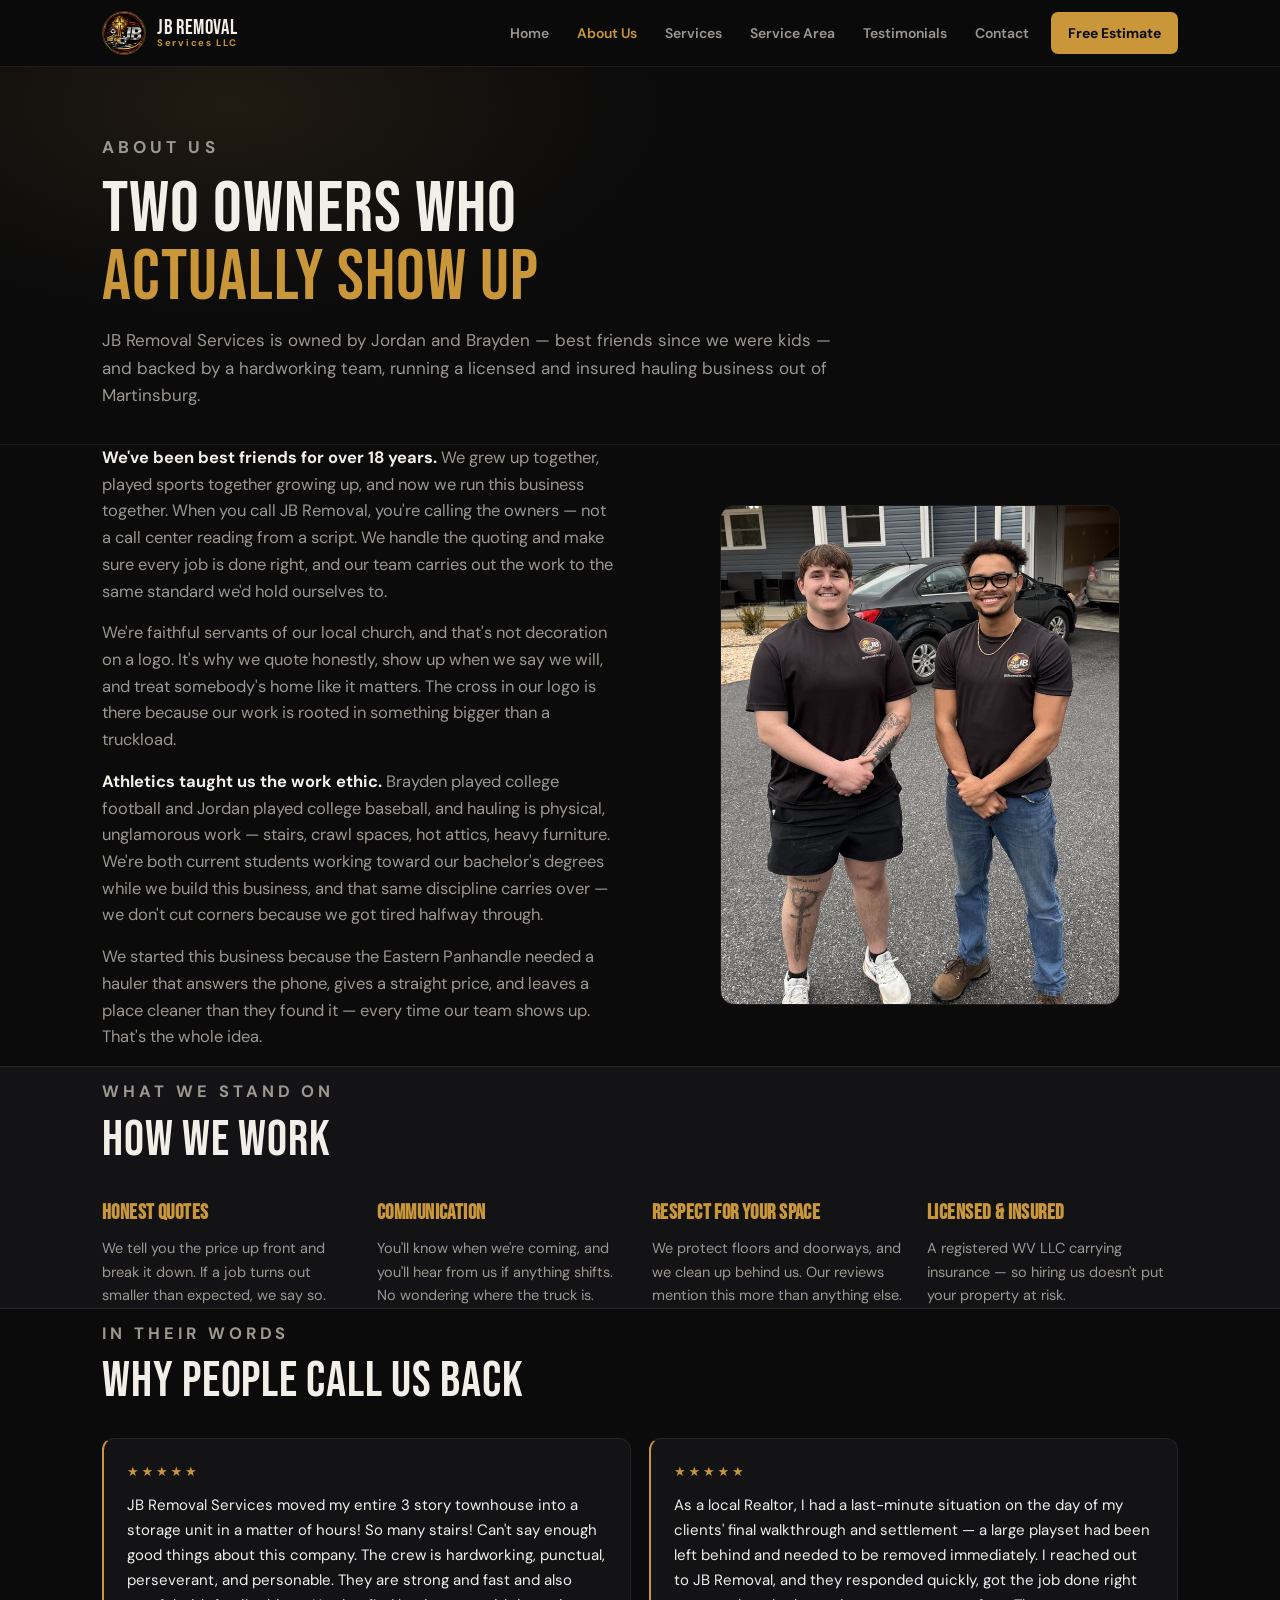
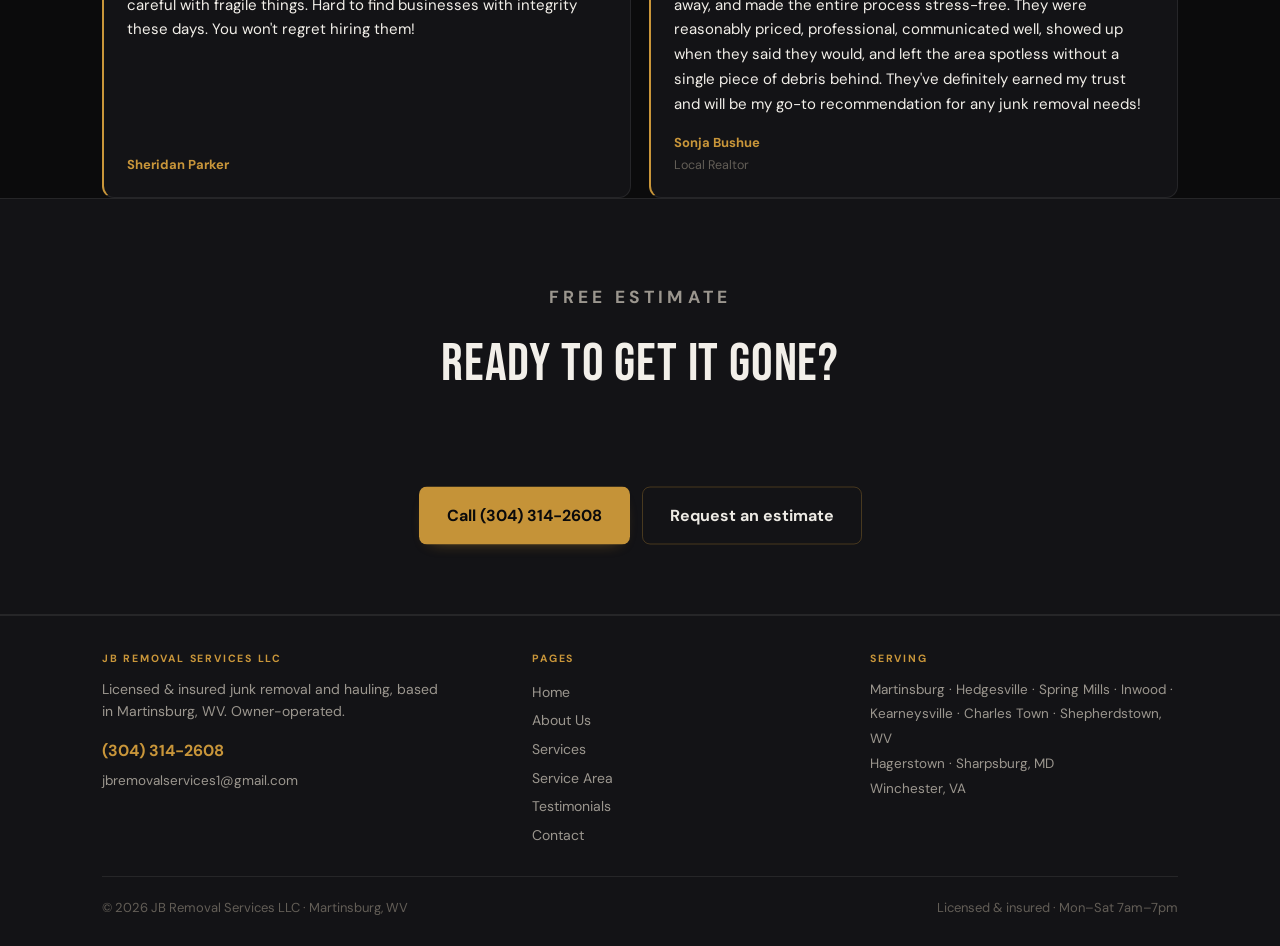
<file: about.html>
<!DOCTYPE html>
<html lang="en">
<head>
<meta charset="UTF-8">
<meta name="viewport" content="width=device-width, initial-scale=1.0">
<title>About Us | JB Removal Services — Martinsburg, WV</title>
<meta name="description" content="Meet Jordan and Brayden — best friends of 18 years, college athletes and current students, and faithful servants of our local church, running a licensed and insured junk removal business with a trusted team in Martinsburg, WV.">
<link rel="canonical" href="https://jbremovalserviceswv.com/about.html">
<meta name="robots" content="index, follow">
<meta property="og:type" content="website">
<meta property="og:site_name" content="JB Removal Services">
<meta property="og:title" content="About Us | JB Removal Services — Martinsburg, WV">
<meta property="og:description" content="Meet Jordan and Brayden — best friends of 18 years, college athletes and current students, and faithful servants of our local church, running a licensed and insured junk removal business with a trusted team in Martinsburg, WV.">
<meta property="og:url" content="https://jbremovalserviceswv.com/about.html">
<meta property="og:image" content="https://jbremovalserviceswv.com/logo.jpg">
<meta name="theme-color" content="#0B0B0C">
<link rel="icon" href="logo.jpg">
<link rel="preconnect" href="https://fonts.googleapis.com">
<link rel="preconnect" href="https://fonts.gstatic.com" crossorigin>
<link href="https://fonts.googleapis.com/css2?family=Bebas+Neue&family=DM+Sans:wght@400;500;600;700&display=swap" rel="stylesheet">
<link rel="stylesheet" href="style.css">
<script>
/* Motion failsafe: apply the hide-then-reveal guard only when JS + motion are
   available; auto-remove it if scripts fail so content never stays hidden. */
(function(){var d=document.documentElement;
var r=window.matchMedia&&window.matchMedia('(prefers-reduced-motion: reduce)').matches;
if(!r){d.classList.add('anim');setTimeout(function(){if(!window.__jbAnimReady)d.classList.remove('anim');},2500);}})();
</script>
<script type="application/ld+json">
{
  "@context": "https://schema.org",
  "@type": "LocalBusiness",
  "@id": "https://jbremovalserviceswv.com/#business",
  "name": "JB Removal Services",
  "alternateName": "JB Removal Services LLC",
  "description": "Licensed and insured junk removal, hauling, and property cleanout services for residential and commercial customers across West Virginia's Eastern Panhandle, western Maryland, and northern Virginia.",
  "url": "https://jbremovalserviceswv.com/",
  "logo": "https://jbremovalserviceswv.com/logo.jpg",
  "image": "https://jbremovalserviceswv.com/owners.jpg",
  "telephone": "+13043142608",
  "email": "jbremovalservices1@gmail.com",
  "priceRange": "$$",
  "foundingDate": "2026",
  "address": {
    "@type": "PostalAddress",
    "addressLocality": "Martinsburg",
    "addressRegion": "WV",
    "postalCode": "25403",
    "addressCountry": "US"
  },
  "areaServed": [
    { "@type": "City", "name": "Martinsburg", "addressRegion": "WV" },
    { "@type": "City", "name": "Hedgesville", "addressRegion": "WV" },
    { "@type": "City", "name": "Spring Mills", "addressRegion": "WV" },
    { "@type": "City", "name": "Inwood", "addressRegion": "WV" },
    { "@type": "City", "name": "Kearneysville", "addressRegion": "WV" },
    { "@type": "City", "name": "Charles Town", "addressRegion": "WV" },
    { "@type": "City", "name": "Shepherdstown", "addressRegion": "WV" },
    { "@type": "City", "name": "Hagerstown", "addressRegion": "MD" },
    { "@type": "City", "name": "Sharpsburg", "addressRegion": "MD" },
    { "@type": "City", "name": "Winchester", "addressRegion": "VA" }
  ],
  "openingHoursSpecification": [{
    "@type": "OpeningHoursSpecification",
    "dayOfWeek": ["Monday","Tuesday","Wednesday","Thursday","Friday","Saturday"],
    "opens": "07:00",
    "closes": "19:00"
  }],
  "aggregateRating": {
    "@type": "AggregateRating",
    "ratingValue": "5",
    "reviewCount": "11",
    "bestRating": "5"
  },
  "hasOfferCatalog": {
    "@type": "OfferCatalog",
    "name": "Junk Removal & Hauling Services",
    "itemListElement": [
      { "@type": "Offer", "itemOffered": { "@type": "Service", "name": "Junk & Furniture Removal" } },
      { "@type": "Offer", "itemOffered": { "@type": "Service", "name": "Garage & House Cleanouts" } },
      { "@type": "Offer", "itemOffered": { "@type": "Service", "name": "Appliance Removal" } },
      { "@type": "Offer", "itemOffered": { "@type": "Service", "name": "Construction Debris Hauling" } },
      { "@type": "Offer", "itemOffered": { "@type": "Service", "name": "Hot Tub & Spa Removal" } },
      { "@type": "Offer", "itemOffered": { "@type": "Service", "name": "Property Cleanup" } },
      { "@type": "Offer", "itemOffered": { "@type": "Service", "name": "Moving & Hauling to Storage" } }
    ]
  }
}
</script>
</head>
<body>
<header class="bar">
  <div class="bar-in">
    <a class="brand" href="index.html">
      <img src="logo.jpg" alt="JB Removal Services logo" width="44" height="44">
      <span class="brand-txt">JB Removal<span>Services LLC</span></span>
    </a>
    <button class="burger" aria-label="Menu" aria-expanded="false" onclick="var n=document.getElementById('nav');n.classList.toggle('open');this.setAttribute('aria-expanded',n.classList.contains('open'))">&#9776;</button>
    <nav id="nav">
    <a href="index.html">Home</a>
    <a href="about.html" aria-current="page">About Us</a>
    <a href="services.html">Services</a>
    <a href="service-area.html">Service Area</a>
    <a href="testimonials.html">Testimonials</a>
    <a href="contact.html">Contact</a>
    <a class="nav-cta" href="contact.html">Free Estimate</a>
    </nav>
  </div>
</header>
<main>
  <div class="phead">
    <div class="wrap">
      <p class="eyebrow">About us</p>
      <h1 class="display">Two owners who<br><span style="color:var(--gold)">actually show up</span></h1>
      <p>JB Removal Services is owned by Jordan and Brayden — best friends since we were kids — and
         backed by a hardworking team, running a licensed and insured hauling business out of Martinsburg.</p>
    </div>
  </div>

  <section class="wrap">
    <div class="two-col">
      <div class="prose">
        <p><strong>We've been best friends for over 18 years.</strong> We grew up together, played sports
           together growing up, and now we run this business together. When you call JB Removal, you're
           calling the owners — not a call center reading from a script. We handle the quoting and make
           sure every job is done right, and our team carries out the work to the same standard we'd hold
           ourselves to.</p>
        <p>We're faithful servants of our local church, and that's not decoration on a logo. It's why we
           quote honestly, show up when we say we will, and treat somebody's home like it matters. The
           cross in our logo is there because our work is rooted in something bigger than a truckload.</p>
        <p><strong>Athletics taught us the work ethic.</strong> Brayden played college football and Jordan
           played college baseball, and hauling is physical, unglamorous work — stairs, crawl spaces, hot
           attics, heavy furniture. We're both current students working toward our bachelor's degrees while
           we build this business, and that same discipline carries over — we don't cut corners because we
           got tired halfway through.</p>
        <p>We started this business because the Eastern Panhandle needed a hauler that answers the phone,
           gives a straight price, and leaves a place cleaner than they found it — every time our team
           shows up. That's the whole idea.</p>
      </div>
      <div>
        <img src="owners.jpg" alt="Jordan and Brayden, owners of JB Removal Services in Martinsburg, WV" width="760" height="950" style="width:100%;max-width:400px;height:auto;aspect-ratio:4/5;object-fit:cover;border-radius:14px;border:1px solid var(--line);margin:0 auto" loading="lazy">
      </div>
    </div>
  </section>

  <div class="band">
    <section class="wrap">
      <div class="sec-head">
        <p class="eyebrow">What we stand on</p>
        <h2 class="display">How we work</h2>
      </div>
      <div class="value-grid">
        <div class="value">
          <h3>Honest quotes</h3>
          <p>We tell you the price up front and break it down. If a job turns out smaller than expected, we say so.</p>
        </div>
        <div class="value">
          <h3>Communication</h3>
          <p>You'll know when we're coming, and you'll hear from us if anything shifts. No wondering where the truck is.</p>
        </div>
        <div class="value">
          <h3>Respect for your space</h3>
          <p>We protect floors and doorways, and we clean up behind us. Our reviews mention this more than anything else.</p>
        </div>
        <div class="value">
          <h3>Licensed &amp; insured</h3>
          <p>A registered WV LLC carrying insurance — so hiring us doesn't put your property at risk.</p>
        </div>
      </div>
    </section>
  </div>

  <section class="wrap">
    <div class="sec-head">
      <p class="eyebrow">In their words</p>
      <h2 class="display">Why people call us back</h2>
    </div>
    <div class="rev-grid">
      <article class="rev">
        <div class="rev-stars" aria-label="5 out of 5 stars">&#9733;&#9733;&#9733;&#9733;&#9733;</div>
        <blockquote>JB Removal Services moved my entire 3 story townhouse into a storage unit in a matter of hours! So many stairs! Can't say enough good things about this company. The crew is hardworking, punctual, perseverant, and personable. They are strong and fast and also careful with fragile things. Hard to find businesses with integrity these days. You won't regret hiring them!</blockquote>
        <cite>Sheridan Parker</cite>
      </article>
      <article class="rev">
        <div class="rev-stars" aria-label="5 out of 5 stars">&#9733;&#9733;&#9733;&#9733;&#9733;</div>
        <blockquote>As a local Realtor, I had a last-minute situation on the day of my clients' final walkthrough and settlement — a large playset had been left behind and needed to be removed immediately. I reached out to JB Removal, and they responded quickly, got the job done right away, and made the entire process stress-free. They were reasonably priced, professional, communicated well, showed up when they said they would, and left the area spotless without a single piece of debris behind. They've definitely earned my trust and will be my go-to recommendation for any junk removal needs!</blockquote>
        <cite>Sonja Bushue<span class="role">Local Realtor</span></cite>
      </article>
    </div>
  </section>

  <div class="band">
    <section class="wrap final">
      <p class="eyebrow">Free estimate</p>
      <h2 class="display" style="margin-top:12px">Ready to get it gone?</h2>
      <p>Send a couple photos and the address — we'll get you a price, usually the same day. You won't lift a thing.</p>
      <div class="cta-row">
        <a class="btn btn-gold" href="tel:+13043142608">Call (304) 314-2608</a>
        <a class="btn btn-ghost" href="contact.html">Request an estimate</a>
      </div>
    </section>
  </div>
</main>
<footer>
  <div class="wrap">
    <div class="foot-grid">
      <div>
        <h4>JB Removal Services LLC</h4>
        <p style="color:var(--ash);font-size:14px;max-width:34ch">Licensed &amp; insured junk removal and hauling, based in Martinsburg, WV. Owner-operated.</p>
        <p style="margin-top:12px"><a href="tel:+13043142608" style="color:var(--gold);font-weight:700;font-size:16px">(304) 314-2608</a></p>
        <p><a href="mailto:jbremovalservices1@gmail.com" style="color:var(--ash);font-size:13.5px">jbremovalservices1@gmail.com</a></p>
      </div>
      <div>
        <h4>Pages</h4>
        <a href="index.html">Home</a>
        <a href="about.html">About Us</a>
        <a href="services.html">Services</a>
        <a href="service-area.html">Service Area</a>
        <a href="testimonials.html">Testimonials</a>
        <a href="contact.html">Contact</a>
      </div>
      <div>
        <h4>Serving</h4>
        <p style="color:var(--ash);font-size:13.5px;line-height:1.85">Martinsburg &middot; Hedgesville &middot; Spring Mills &middot; Inwood &middot; Kearneysville &middot; Charles Town &middot; Shepherdstown, WV<br>Hagerstown &middot; Sharpsburg, MD<br>Winchester, VA</p>
      </div>
    </div>
    <div class="foot-bot">
      <span>&copy; <span id="yr">2026</span> JB Removal Services LLC &middot; Martinsburg, WV</span>
      <span>Licensed &amp; insured &middot; Mon&ndash;Sat 7am&ndash;7pm</span>
    </div>
  </div>
</footer>
<script>
  document.getElementById('yr').textContent=new Date().getFullYear();
</script>
<script src="gsap.min.js"></script>
<script src="ScrollTrigger.min.js"></script>
<script src="animations.js"></script>
</body>
</html>
</file>
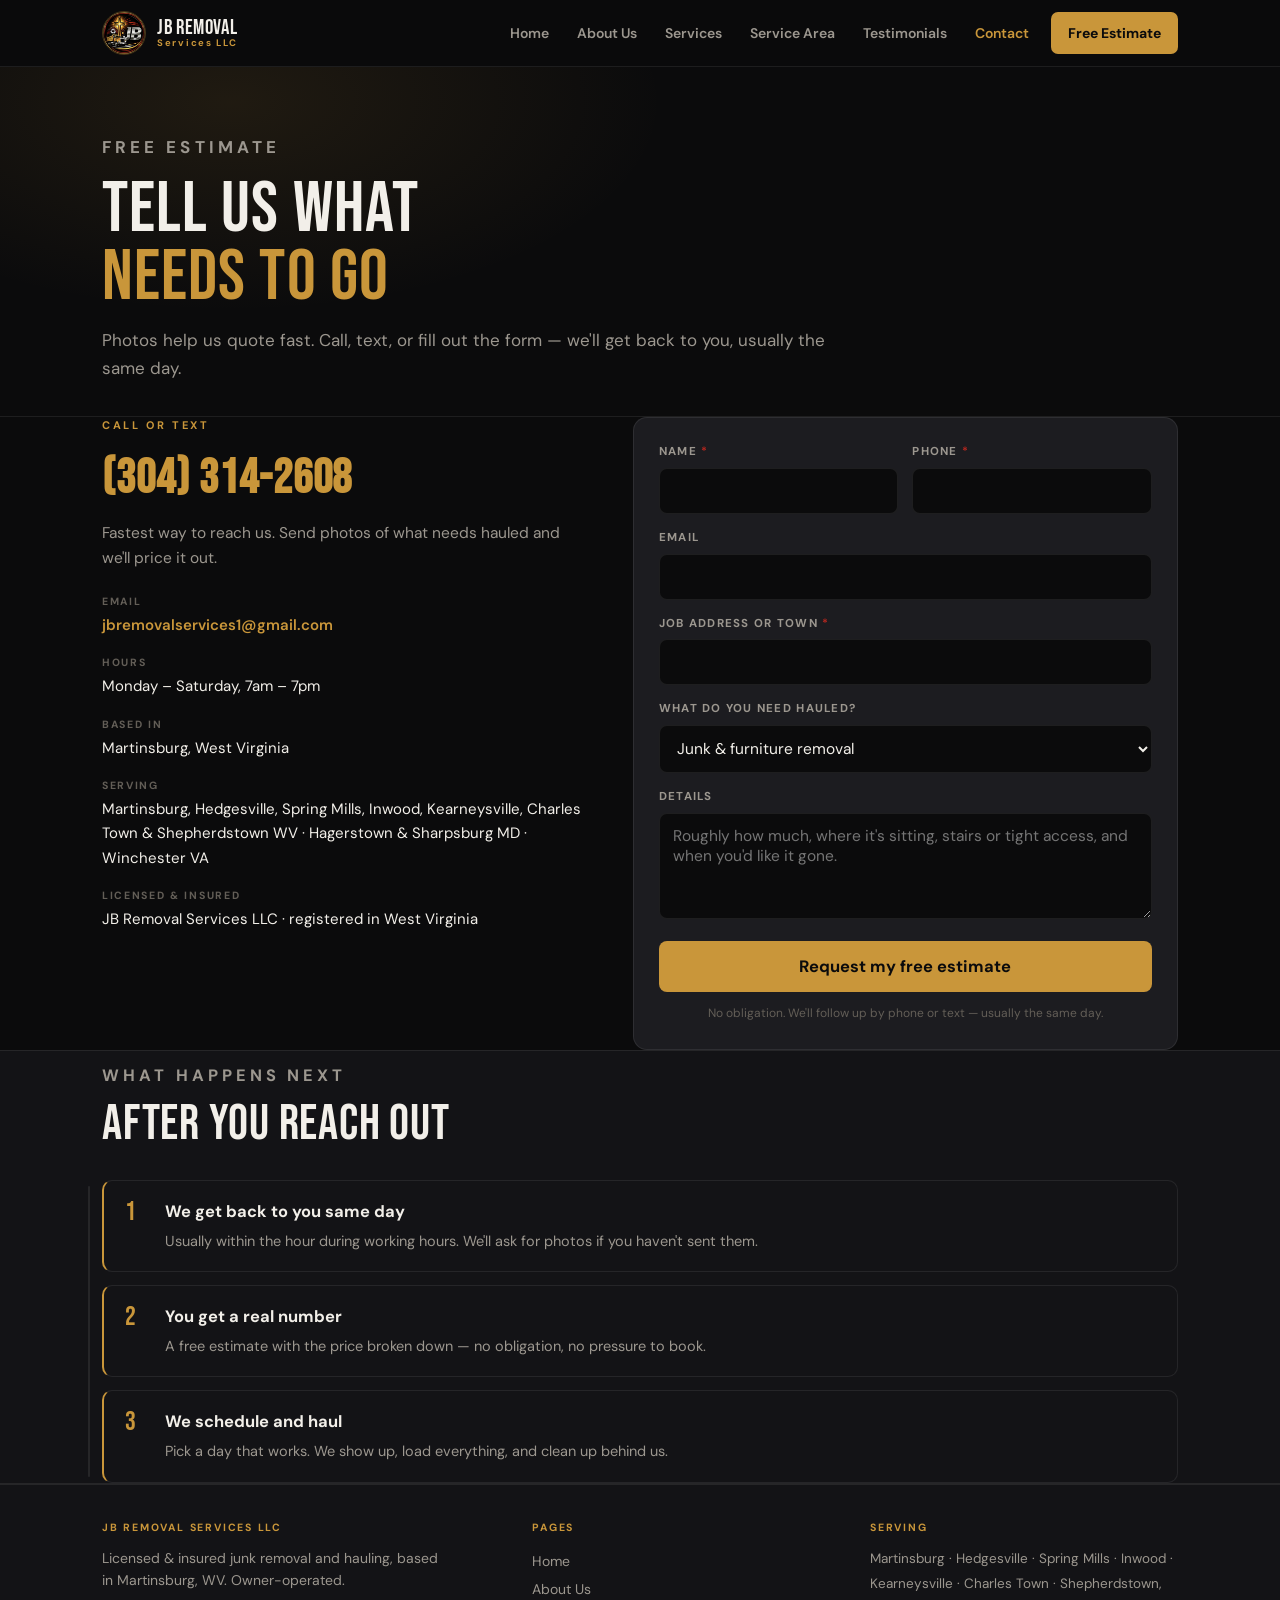
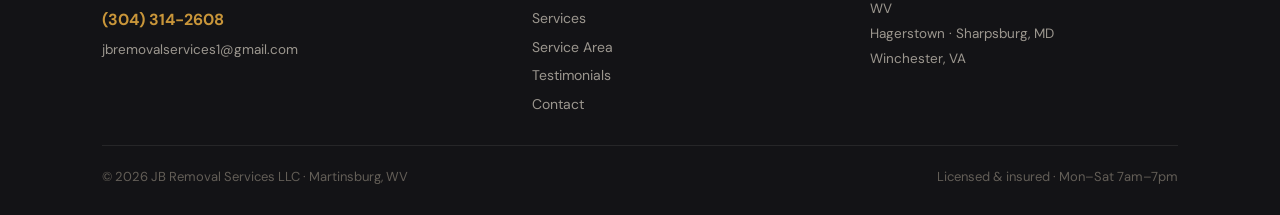
<file: contact.html>
<!DOCTYPE html>
<html lang="en">
<head>
<meta charset="UTF-8">
<meta name="viewport" content="width=device-width, initial-scale=1.0">
<title>Contact & Free Estimate | JB Removal Services | (304) 314-2608</title>
<meta name="description" content="Get a free junk removal estimate in Martinsburg, WV and the tri-state area. Call or text (304) 314-2608, or fill out the form and we'll follow up the same day.">
<link rel="canonical" href="https://jbremovalserviceswv.com/contact.html">
<meta name="robots" content="index, follow">
<meta property="og:type" content="website">
<meta property="og:site_name" content="JB Removal Services">
<meta property="og:title" content="Contact & Free Estimate | JB Removal Services | (304) 314-2608">
<meta property="og:description" content="Get a free junk removal estimate in Martinsburg, WV and the tri-state area. Call or text (304) 314-2608, or fill out the form and we'll follow up the same day.">
<meta property="og:url" content="https://jbremovalserviceswv.com/contact.html">
<meta property="og:image" content="https://jbremovalserviceswv.com/logo.jpg">
<meta name="theme-color" content="#0B0B0C">
<link rel="icon" href="logo.jpg">
<link rel="preconnect" href="https://fonts.googleapis.com">
<link rel="preconnect" href="https://fonts.gstatic.com" crossorigin>
<link href="https://fonts.googleapis.com/css2?family=Bebas+Neue&family=DM+Sans:wght@400;500;600;700&display=swap" rel="stylesheet">
<link rel="stylesheet" href="style.css">
<script>
/* Motion failsafe: apply the hide-then-reveal guard only when JS + motion are
   available; auto-remove it if scripts fail so content never stays hidden. */
(function(){var d=document.documentElement;
var r=window.matchMedia&&window.matchMedia('(prefers-reduced-motion: reduce)').matches;
if(!r){d.classList.add('anim');setTimeout(function(){if(!window.__jbAnimReady)d.classList.remove('anim');},2500);}})();
</script>
<script type="application/ld+json">
{
  "@context": "https://schema.org",
  "@type": "LocalBusiness",
  "@id": "https://jbremovalserviceswv.com/#business",
  "name": "JB Removal Services",
  "alternateName": "JB Removal Services LLC",
  "description": "Licensed and insured junk removal, hauling, and property cleanout services for residential and commercial customers across West Virginia's Eastern Panhandle, western Maryland, and northern Virginia.",
  "url": "https://jbremovalserviceswv.com/",
  "logo": "https://jbremovalserviceswv.com/logo.jpg",
  "image": "https://jbremovalserviceswv.com/hot-tub-after.jpg",
  "telephone": "+13043142608",
  "email": "jbremovalservices1@gmail.com",
  "priceRange": "$$",
  "foundingDate": "2026",
  "address": {
    "@type": "PostalAddress",
    "addressLocality": "Martinsburg",
    "addressRegion": "WV",
    "postalCode": "25403",
    "addressCountry": "US"
  },
  "areaServed": [
    { "@type": "City", "name": "Martinsburg", "addressRegion": "WV" },
    { "@type": "City", "name": "Hedgesville", "addressRegion": "WV" },
    { "@type": "City", "name": "Spring Mills", "addressRegion": "WV" },
    { "@type": "City", "name": "Inwood", "addressRegion": "WV" },
    { "@type": "City", "name": "Kearneysville", "addressRegion": "WV" },
    { "@type": "City", "name": "Charles Town", "addressRegion": "WV" },
    { "@type": "City", "name": "Shepherdstown", "addressRegion": "WV" },
    { "@type": "City", "name": "Hagerstown", "addressRegion": "MD" },
    { "@type": "City", "name": "Sharpsburg", "addressRegion": "MD" },
    { "@type": "City", "name": "Winchester", "addressRegion": "VA" }
  ],
  "openingHoursSpecification": [{
    "@type": "OpeningHoursSpecification",
    "dayOfWeek": ["Monday","Tuesday","Wednesday","Thursday","Friday","Saturday"],
    "opens": "07:00",
    "closes": "19:00"
  }],
  "aggregateRating": {
    "@type": "AggregateRating",
    "ratingValue": "5",
    "reviewCount": "11",
    "bestRating": "5"
  },
  "hasOfferCatalog": {
    "@type": "OfferCatalog",
    "name": "Junk Removal & Hauling Services",
    "itemListElement": [
      { "@type": "Offer", "itemOffered": { "@type": "Service", "name": "Junk & Furniture Removal" } },
      { "@type": "Offer", "itemOffered": { "@type": "Service", "name": "Garage & House Cleanouts" } },
      { "@type": "Offer", "itemOffered": { "@type": "Service", "name": "Appliance Removal" } },
      { "@type": "Offer", "itemOffered": { "@type": "Service", "name": "Construction Debris Hauling" } },
      { "@type": "Offer", "itemOffered": { "@type": "Service", "name": "Hot Tub & Spa Removal" } },
      { "@type": "Offer", "itemOffered": { "@type": "Service", "name": "Property Cleanup" } },
      { "@type": "Offer", "itemOffered": { "@type": "Service", "name": "Moving & Hauling to Storage" } }
    ]
  }
}
</script>
</head>
<body>
<header class="bar">
  <div class="bar-in">
    <a class="brand" href="index.html">
      <img src="logo.jpg" alt="JB Removal Services logo" width="44" height="44">
      <span class="brand-txt">JB Removal<span>Services LLC</span></span>
    </a>
    <button class="burger" aria-label="Menu" aria-expanded="false" onclick="var n=document.getElementById('nav');n.classList.toggle('open');this.setAttribute('aria-expanded',n.classList.contains('open'))">&#9776;</button>
    <nav id="nav">
    <a href="index.html">Home</a>
    <a href="about.html">About Us</a>
    <a href="services.html">Services</a>
    <a href="service-area.html">Service Area</a>
    <a href="testimonials.html">Testimonials</a>
    <a href="contact.html" aria-current="page">Contact</a>
    <a class="nav-cta" href="contact.html">Free Estimate</a>
    </nav>
  </div>
</header>
<main>
  <div class="phead">
    <div class="wrap">
      <p class="eyebrow">Free estimate</p>
      <h1 class="display">Tell us what<br><span style="color:var(--gold)">needs to go</span></h1>
      <p>Photos help us quote fast. Call, text, or fill out the form — we'll get back to you, usually
         the same day.</p>
    </div>
  </div>

  <section class="wrap">
    <div class="contact-grid">
      <div class="cinfo">
        <p class="eyebrow">Call or text</p>
        <a class="big" href="tel:+13043142608">(304) 314-2608</a>
        <p style="color:var(--ash);font-size:15.5px">Fastest way to reach us. Send photos of what needs
           hauled and we'll price it out.</p>
        <dl>
          <dt>Email</dt>
          <dd><a href="mailto:jbremovalservices1@gmail.com">jbremovalservices1@gmail.com</a></dd>
          <dt>Hours</dt>
          <dd>Monday &ndash; Saturday, 7am &ndash; 7pm</dd>
          <dt>Based in</dt>
          <dd>Martinsburg, West Virginia</dd>
          <dt>Serving</dt>
          <dd>Martinsburg, Hedgesville, Spring Mills, Inwood, Kearneysville, Charles Town &amp;
              Shepherdstown WV &middot; Hagerstown &amp; Sharpsburg MD &middot; Winchester VA</dd>
          <dt>Licensed &amp; insured</dt>
          <dd>JB Removal Services LLC &middot; registered in West Virginia</dd>
        </dl>
      </div>
      <form id="quoteForm" action="https://formspree.io/f/mljrjyql" method="POST">
  <div class="form-msg" id="formMsg" role="status" aria-live="polite"></div>
  <div class="f-row">
    <div class="field">
      <label for="name">Name <span class="req">*</span></label>
      <input id="name" name="name" type="text" required autocomplete="name">
    </div>
    <div class="field">
      <label for="phone">Phone <span class="req">*</span></label>
      <input id="phone" name="phone" type="tel" required autocomplete="tel">
    </div>
  </div>
  <div class="field">
    <label for="email">Email</label>
    <input id="email" name="email" type="email" autocomplete="email">
  </div>
  <div class="field">
    <label for="address">Job address or town <span class="req">*</span></label>
    <input id="address" name="address" type="text" required autocomplete="street-address">
  </div>
  <div class="field">
    <label for="service">What do you need hauled?</label>
    <select id="service" name="service">
      <option>Junk &amp; furniture removal</option>
      <option>Garage or house cleanout</option>
      <option>Appliance removal</option>
      <option>Construction debris</option>
      <option>Hot tub or spa removal</option>
      <option>Property cleanup</option>
      <option>Moving / hauling to storage</option>
      <option>Something else</option>
    </select>
  </div>
  <div class="field">
    <label for="details">Details</label>
    <textarea id="details" name="details" placeholder="Roughly how much, where it's sitting, stairs or tight access, and when you'd like it gone."></textarea>
  </div>
  <input type="hidden" name="_subject" value="New estimate request — jbremovalserviceswv.com">
  <button type="submit">Request my free estimate</button>
  <p class="form-note">No obligation. We'll follow up by phone or text — usually the same day.</p>
</form>
    </div>
  </section>

  <div class="band">
    <section class="wrap">
      <div class="sec-head">
        <p class="eyebrow">What happens next</p>
        <h2 class="display">After you reach out</h2>
      </div>
      <div class="steps">
        <div class="step"><span class="step-n">1</span><div>
          <h3>We get back to you same day</h3>
          <p>Usually within the hour during working hours. We'll ask for photos if you haven't sent them.</p>
        </div></div>
        <div class="step"><span class="step-n">2</span><div>
          <h3>You get a real number</h3>
          <p>A free estimate with the price broken down — no obligation, no pressure to book.</p>
        </div></div>
        <div class="step"><span class="step-n">3</span><div>
          <h3>We schedule and haul</h3>
          <p>Pick a day that works. We show up, load everything, and clean up behind us.</p>
        </div></div>
      </div>
    </section>
  </div>
</main>
<footer>
  <div class="wrap">
    <div class="foot-grid">
      <div>
        <h4>JB Removal Services LLC</h4>
        <p style="color:var(--ash);font-size:14px;max-width:34ch">Licensed &amp; insured junk removal and hauling, based in Martinsburg, WV. Owner-operated.</p>
        <p style="margin-top:12px"><a href="tel:+13043142608" style="color:var(--gold);font-weight:700;font-size:16px">(304) 314-2608</a></p>
        <p><a href="mailto:jbremovalservices1@gmail.com" style="color:var(--ash);font-size:13.5px">jbremovalservices1@gmail.com</a></p>
      </div>
      <div>
        <h4>Pages</h4>
        <a href="index.html">Home</a>
        <a href="about.html">About Us</a>
        <a href="services.html">Services</a>
        <a href="service-area.html">Service Area</a>
        <a href="testimonials.html">Testimonials</a>
        <a href="contact.html">Contact</a>
      </div>
      <div>
        <h4>Serving</h4>
        <p style="color:var(--ash);font-size:13.5px;line-height:1.85">Martinsburg &middot; Hedgesville &middot; Spring Mills &middot; Inwood &middot; Kearneysville &middot; Charles Town &middot; Shepherdstown, WV<br>Hagerstown &middot; Sharpsburg, MD<br>Winchester, VA</p>
      </div>
    </div>
    <div class="foot-bot">
      <span>&copy; <span id="yr">2026</span> JB Removal Services LLC &middot; Martinsburg, WV</span>
      <span>Licensed &amp; insured &middot; Mon&ndash;Sat 7am&ndash;7pm</span>
    </div>
  </div>
</footer>
<script>
  (function(){
    var form=document.getElementById('quoteForm');
    if(!form) return;
    var msg=document.getElementById('formMsg');
    form.addEventListener('submit',async function(e){
      e.preventDefault();
      var btn=form.querySelector('button[type=submit]'), original=btn.textContent;
      btn.disabled=true; btn.textContent='Sending\u2026'; msg.className='form-msg';
      try{
        var res=await fetch(form.action,{method:'POST',body:new FormData(form),headers:{Accept:'application/json'}});
        if(!res.ok) throw new Error('bad');
        form.reset();
        msg.className='form-msg ok';
        msg.textContent='Got it \u2014 we\u2019ll be in touch shortly. Need it sooner? Call (304) 314-2608.';
        msg.scrollIntoView({block:'center',behavior:'smooth'});
      }catch(err){
        msg.className='form-msg err';
        msg.innerHTML='That didn\u2019t send. Please call or text <a href="tel:+13043142608" style="color:inherit;font-weight:700">(304) 314-2608</a> and we\u2019ll take care of you.';
      }finally{
        btn.disabled=false; btn.textContent=original;
      }
    });
  })();
</script>
<script>
  document.getElementById('yr').textContent=new Date().getFullYear();
</script>
<script src="gsap.min.js"></script>
<script src="ScrollTrigger.min.js"></script>
<script src="animations.js"></script>
</body>
</html>
</file>
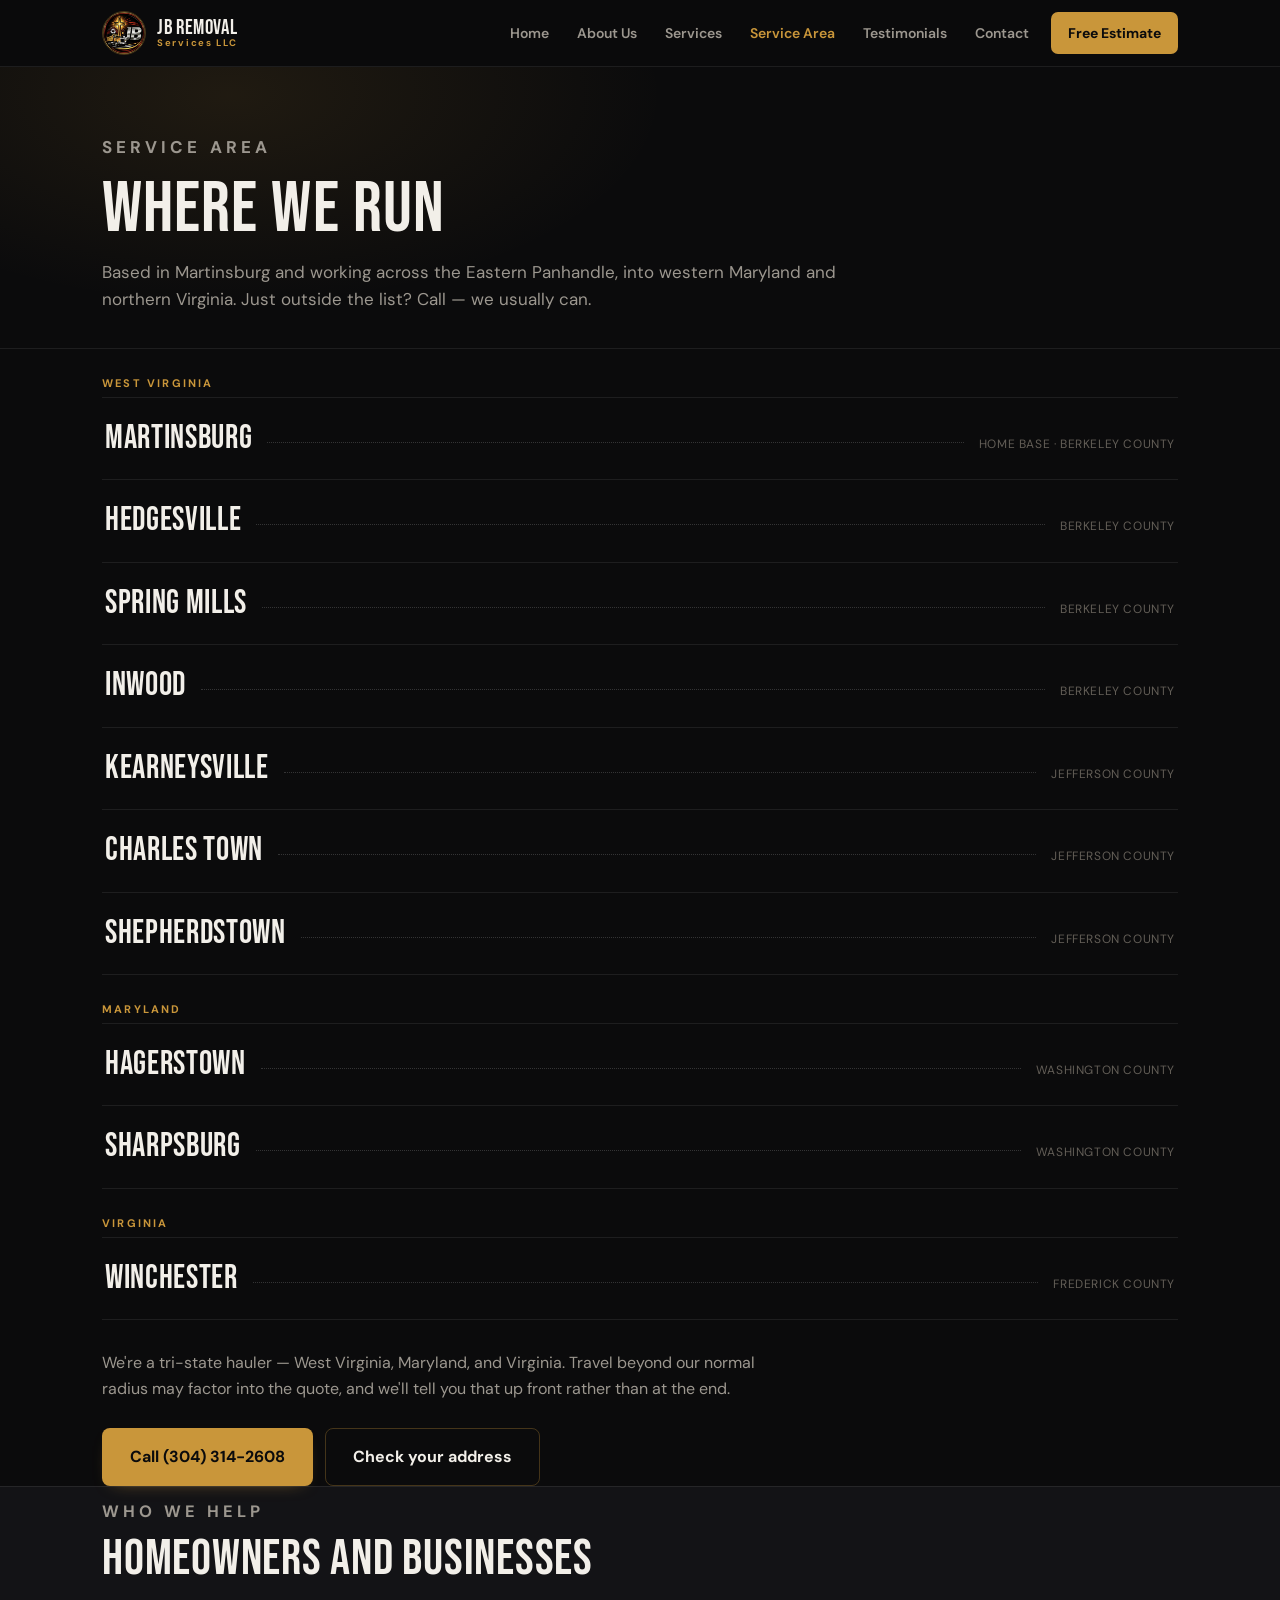
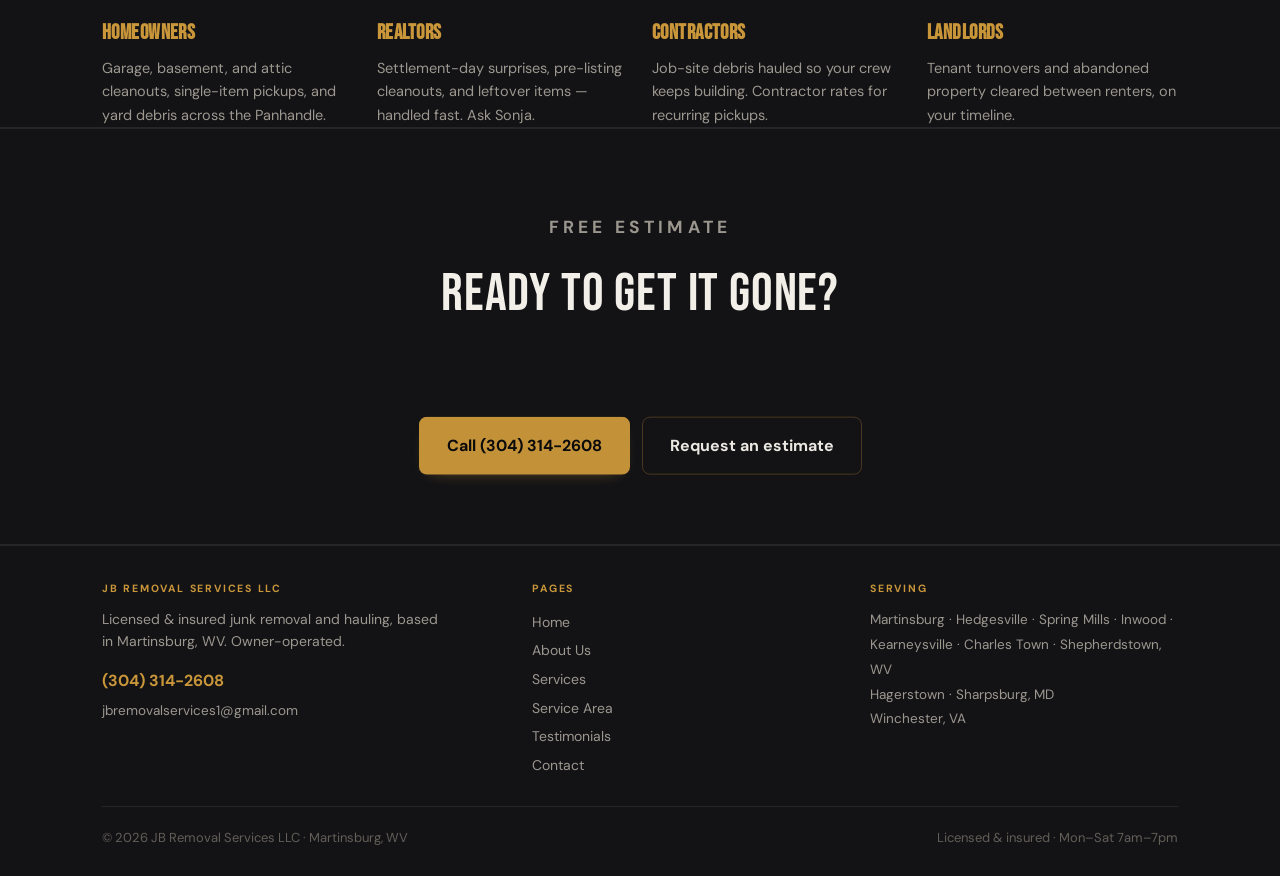
<file: service-area.html>
<!DOCTYPE html>
<html lang="en">
<head>
<meta charset="UTF-8">
<meta name="viewport" content="width=device-width, initial-scale=1.0">
<title>Service Area | Junk Removal in WV, MD & VA | JB Removal Services</title>
<meta name="description" content="Junk removal serving Martinsburg, Hedgesville, Spring Mills, Inwood, Kearneysville, Charles Town and Shepherdstown WV, Hagerstown and Sharpsburg MD, and Winchester VA.">
<link rel="canonical" href="https://jbremovalserviceswv.com/service-area.html">
<meta name="robots" content="index, follow">
<meta property="og:type" content="website">
<meta property="og:site_name" content="JB Removal Services">
<meta property="og:title" content="Service Area | Junk Removal in WV, MD & VA | JB Removal Services">
<meta property="og:description" content="Junk removal serving Martinsburg, Hedgesville, Spring Mills, Inwood, Kearneysville, Charles Town and Shepherdstown WV, Hagerstown and Sharpsburg MD, and Winchester VA.">
<meta property="og:url" content="https://jbremovalserviceswv.com/service-area.html">
<meta property="og:image" content="https://jbremovalserviceswv.com/logo.jpg">
<meta name="theme-color" content="#0B0B0C">
<link rel="icon" href="logo.jpg">
<link rel="preconnect" href="https://fonts.googleapis.com">
<link rel="preconnect" href="https://fonts.gstatic.com" crossorigin>
<link href="https://fonts.googleapis.com/css2?family=Bebas+Neue&family=DM+Sans:wght@400;500;600;700&display=swap" rel="stylesheet">
<link rel="stylesheet" href="style.css">
<script>
/* Motion failsafe: apply the hide-then-reveal guard only when JS + motion are
   available; auto-remove it if scripts fail so content never stays hidden. */
(function(){var d=document.documentElement;
var r=window.matchMedia&&window.matchMedia('(prefers-reduced-motion: reduce)').matches;
if(!r){d.classList.add('anim');setTimeout(function(){if(!window.__jbAnimReady)d.classList.remove('anim');},2500);}})();
</script>
<script type="application/ld+json">
{
  "@context": "https://schema.org",
  "@type": "LocalBusiness",
  "@id": "https://jbremovalserviceswv.com/#business",
  "name": "JB Removal Services",
  "alternateName": "JB Removal Services LLC",
  "description": "Licensed and insured junk removal, hauling, and property cleanout services for residential and commercial customers across West Virginia's Eastern Panhandle, western Maryland, and northern Virginia.",
  "url": "https://jbremovalserviceswv.com/",
  "logo": "https://jbremovalserviceswv.com/logo.jpg",
  "image": "https://jbremovalserviceswv.com/hot-tub-after.jpg",
  "telephone": "+13043142608",
  "email": "jbremovalservices1@gmail.com",
  "priceRange": "$$",
  "foundingDate": "2026",
  "address": {
    "@type": "PostalAddress",
    "addressLocality": "Martinsburg",
    "addressRegion": "WV",
    "postalCode": "25403",
    "addressCountry": "US"
  },
  "areaServed": [
    { "@type": "City", "name": "Martinsburg", "addressRegion": "WV" },
    { "@type": "City", "name": "Hedgesville", "addressRegion": "WV" },
    { "@type": "City", "name": "Spring Mills", "addressRegion": "WV" },
    { "@type": "City", "name": "Inwood", "addressRegion": "WV" },
    { "@type": "City", "name": "Kearneysville", "addressRegion": "WV" },
    { "@type": "City", "name": "Charles Town", "addressRegion": "WV" },
    { "@type": "City", "name": "Shepherdstown", "addressRegion": "WV" },
    { "@type": "City", "name": "Hagerstown", "addressRegion": "MD" },
    { "@type": "City", "name": "Sharpsburg", "addressRegion": "MD" },
    { "@type": "City", "name": "Winchester", "addressRegion": "VA" }
  ],
  "openingHoursSpecification": [{
    "@type": "OpeningHoursSpecification",
    "dayOfWeek": ["Monday","Tuesday","Wednesday","Thursday","Friday","Saturday"],
    "opens": "07:00",
    "closes": "19:00"
  }],
  "aggregateRating": {
    "@type": "AggregateRating",
    "ratingValue": "5",
    "reviewCount": "11",
    "bestRating": "5"
  },
  "hasOfferCatalog": {
    "@type": "OfferCatalog",
    "name": "Junk Removal & Hauling Services",
    "itemListElement": [
      { "@type": "Offer", "itemOffered": { "@type": "Service", "name": "Junk & Furniture Removal" } },
      { "@type": "Offer", "itemOffered": { "@type": "Service", "name": "Garage & House Cleanouts" } },
      { "@type": "Offer", "itemOffered": { "@type": "Service", "name": "Appliance Removal" } },
      { "@type": "Offer", "itemOffered": { "@type": "Service", "name": "Construction Debris Hauling" } },
      { "@type": "Offer", "itemOffered": { "@type": "Service", "name": "Hot Tub & Spa Removal" } },
      { "@type": "Offer", "itemOffered": { "@type": "Service", "name": "Property Cleanup" } },
      { "@type": "Offer", "itemOffered": { "@type": "Service", "name": "Moving & Hauling to Storage" } }
    ]
  }
}
</script>
</head>
<body>
<header class="bar">
  <div class="bar-in">
    <a class="brand" href="index.html">
      <img src="logo.jpg" alt="JB Removal Services logo" width="44" height="44">
      <span class="brand-txt">JB Removal<span>Services LLC</span></span>
    </a>
    <button class="burger" aria-label="Menu" aria-expanded="false" onclick="var n=document.getElementById('nav');n.classList.toggle('open');this.setAttribute('aria-expanded',n.classList.contains('open'))">&#9776;</button>
    <nav id="nav">
    <a href="index.html">Home</a>
    <a href="about.html">About Us</a>
    <a href="services.html">Services</a>
    <a href="service-area.html" aria-current="page">Service Area</a>
    <a href="testimonials.html">Testimonials</a>
    <a href="contact.html">Contact</a>
    <a class="nav-cta" href="contact.html">Free Estimate</a>
    </nav>
  </div>
</header>
<main>
  <div class="phead">
    <div class="wrap">
      <p class="eyebrow">Service area</p>
      <h1 class="display">Where we run</h1>
      <p>Based in Martinsburg and working across the Eastern Panhandle, into western Maryland and
         northern Virginia. Just outside the list? Call — we usually can.</p>
    </div>
  </div>

  <section class="wrap">
      <p class="state-label">West Virginia</p>
      <div class="towns">
        <div class="town"><span class="town-name">Martinsburg</span><span class="town-dots"></span><span class="town-note">Home base &middot; Berkeley County</span></div>
        <div class="town"><span class="town-name">Hedgesville</span><span class="town-dots"></span><span class="town-note">Berkeley County</span></div>
        <div class="town"><span class="town-name">Spring Mills</span><span class="town-dots"></span><span class="town-note">Berkeley County</span></div>
        <div class="town"><span class="town-name">Inwood</span><span class="town-dots"></span><span class="town-note">Berkeley County</span></div>
        <div class="town"><span class="town-name">Kearneysville</span><span class="town-dots"></span><span class="town-note">Jefferson County</span></div>
        <div class="town"><span class="town-name">Charles Town</span><span class="town-dots"></span><span class="town-note">Jefferson County</span></div>
        <div class="town"><span class="town-name">Shepherdstown</span><span class="town-dots"></span><span class="town-note">Jefferson County</span></div>
      </div>
      <p class="state-label">Maryland</p>
      <div class="towns">
        <div class="town"><span class="town-name">Hagerstown</span><span class="town-dots"></span><span class="town-note">Washington County</span></div>
        <div class="town"><span class="town-name">Sharpsburg</span><span class="town-dots"></span><span class="town-note">Washington County</span></div>
      </div>
      <p class="state-label">Virginia</p>
      <div class="towns">
        <div class="town"><span class="town-name">Winchester</span><span class="town-dots"></span><span class="town-note">Frederick County</span></div>
      </div>
    <p style="color:var(--ash);margin-top:30px;font-size:16px;max-width:60ch">
      We're a tri-state hauler — West Virginia, Maryland, and Virginia. Travel beyond our normal
      radius may factor into the quote, and we'll tell you that up front rather than at the end.
    </p>
    <div class="cta-row" style="margin-top:26px">
      <a class="btn btn-gold" href="tel:+13043142608">Call (304) 314-2608</a>
      <a class="btn btn-ghost" href="contact.html">Check your address</a>
    </div>
  </section>

  <div class="band">
    <section class="wrap">
      <div class="sec-head">
        <p class="eyebrow">Who we help</p>
        <h2 class="display">Homeowners and businesses</h2>
      </div>
      <div class="value-grid">
        <div class="value">
          <h3>Homeowners</h3>
          <p>Garage, basement, and attic cleanouts, single-item pickups, and yard debris across the Panhandle.</p>
        </div>
        <div class="value">
          <h3>Realtors</h3>
          <p>Settlement-day surprises, pre-listing cleanouts, and leftover items — handled fast. Ask Sonja.</p>
        </div>
        <div class="value">
          <h3>Contractors</h3>
          <p>Job-site debris hauled so your crew keeps building. Contractor rates for recurring pickups.</p>
        </div>
        <div class="value">
          <h3>Landlords</h3>
          <p>Tenant turnovers and abandoned property cleared between renters, on your timeline.</p>
        </div>
      </div>
    </section>
  </div>

  <div class="band">
    <section class="wrap final">
      <p class="eyebrow">Free estimate</p>
      <h2 class="display" style="margin-top:12px">Ready to get it gone?</h2>
      <p>Send a couple photos and the address — we'll get you a price, usually the same day. You won't lift a thing.</p>
      <div class="cta-row">
        <a class="btn btn-gold" href="tel:+13043142608">Call (304) 314-2608</a>
        <a class="btn btn-ghost" href="contact.html">Request an estimate</a>
      </div>
    </section>
  </div>
</main>
<footer>
  <div class="wrap">
    <div class="foot-grid">
      <div>
        <h4>JB Removal Services LLC</h4>
        <p style="color:var(--ash);font-size:14px;max-width:34ch">Licensed &amp; insured junk removal and hauling, based in Martinsburg, WV. Owner-operated.</p>
        <p style="margin-top:12px"><a href="tel:+13043142608" style="color:var(--gold);font-weight:700;font-size:16px">(304) 314-2608</a></p>
        <p><a href="mailto:jbremovalservices1@gmail.com" style="color:var(--ash);font-size:13.5px">jbremovalservices1@gmail.com</a></p>
      </div>
      <div>
        <h4>Pages</h4>
        <a href="index.html">Home</a>
        <a href="about.html">About Us</a>
        <a href="services.html">Services</a>
        <a href="service-area.html">Service Area</a>
        <a href="testimonials.html">Testimonials</a>
        <a href="contact.html">Contact</a>
      </div>
      <div>
        <h4>Serving</h4>
        <p style="color:var(--ash);font-size:13.5px;line-height:1.85">Martinsburg &middot; Hedgesville &middot; Spring Mills &middot; Inwood &middot; Kearneysville &middot; Charles Town &middot; Shepherdstown, WV<br>Hagerstown &middot; Sharpsburg, MD<br>Winchester, VA</p>
      </div>
    </div>
    <div class="foot-bot">
      <span>&copy; <span id="yr">2026</span> JB Removal Services LLC &middot; Martinsburg, WV</span>
      <span>Licensed &amp; insured &middot; Mon&ndash;Sat 7am&ndash;7pm</span>
    </div>
  </div>
</footer>
<script>
  document.getElementById('yr').textContent=new Date().getFullYear();
</script>
<script src="gsap.min.js"></script>
<script src="ScrollTrigger.min.js"></script>
<script src="animations.js"></script>
</body>
</html>
</file>
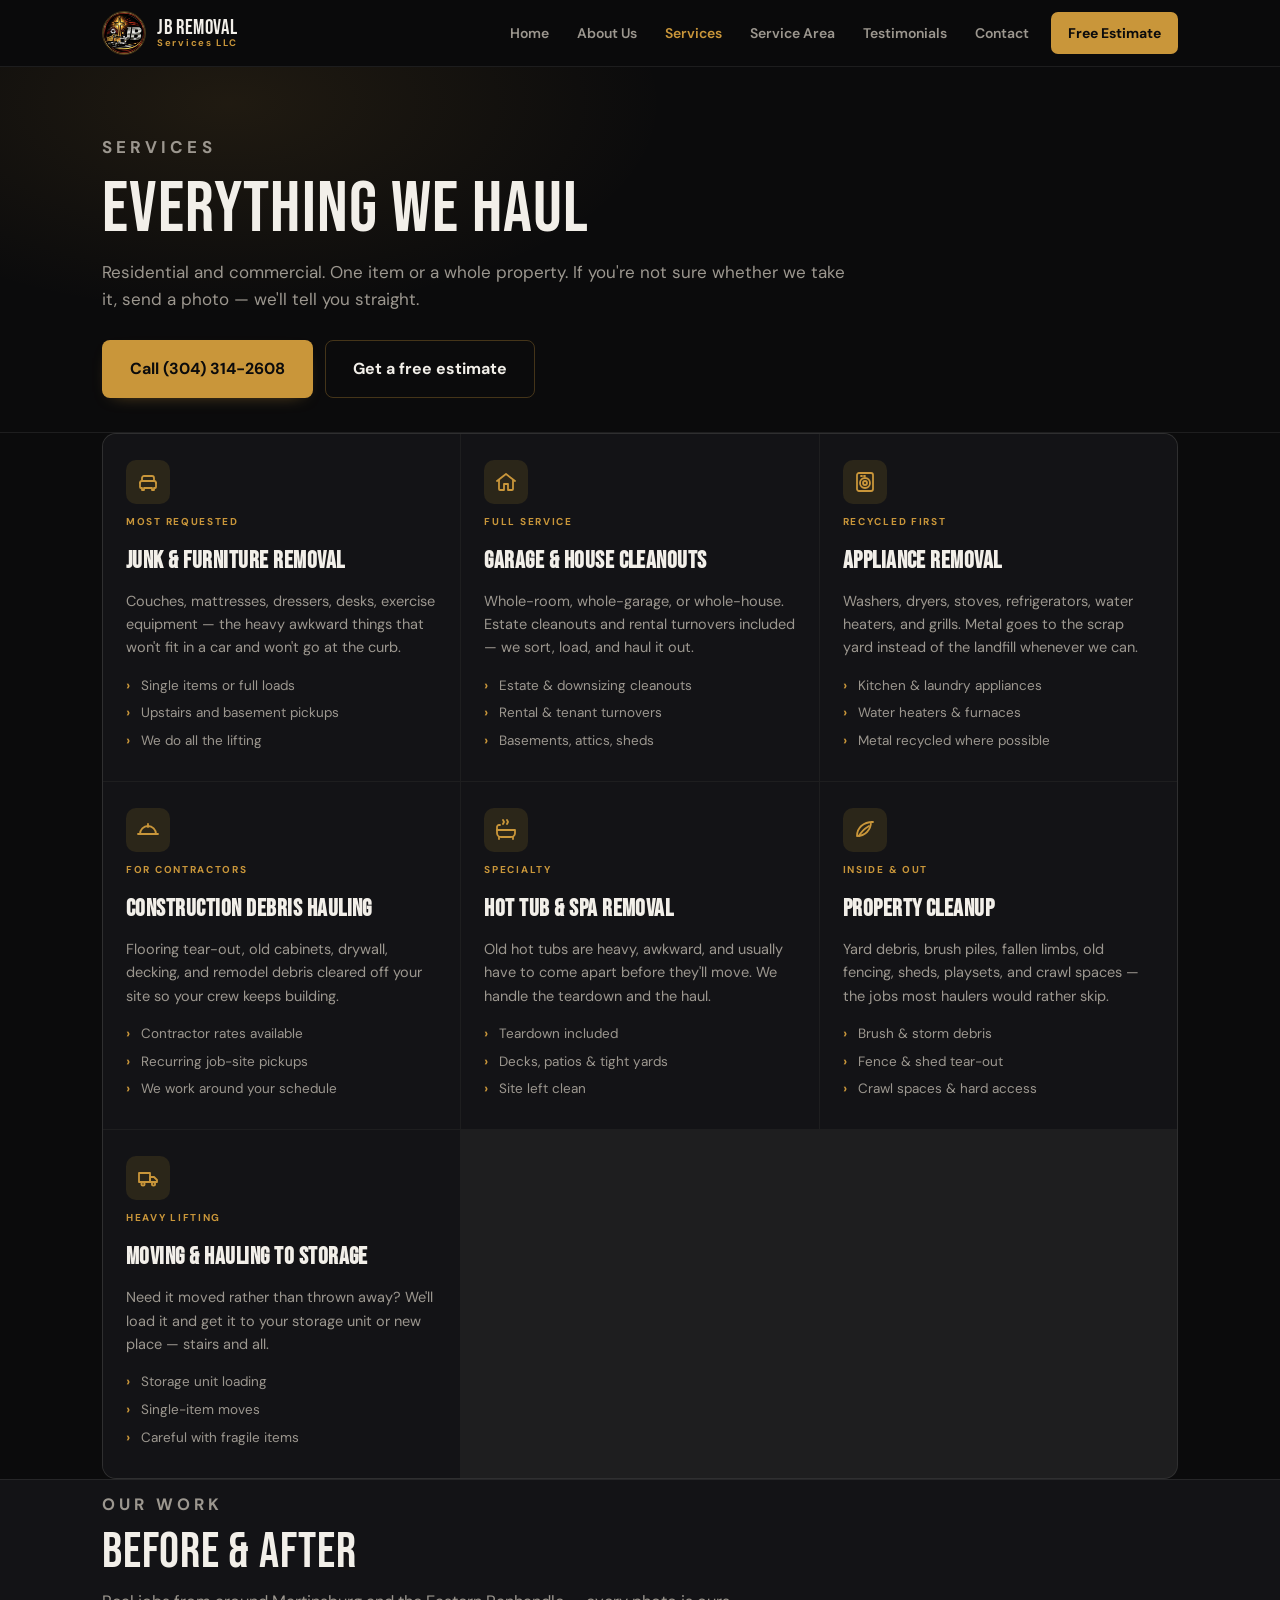
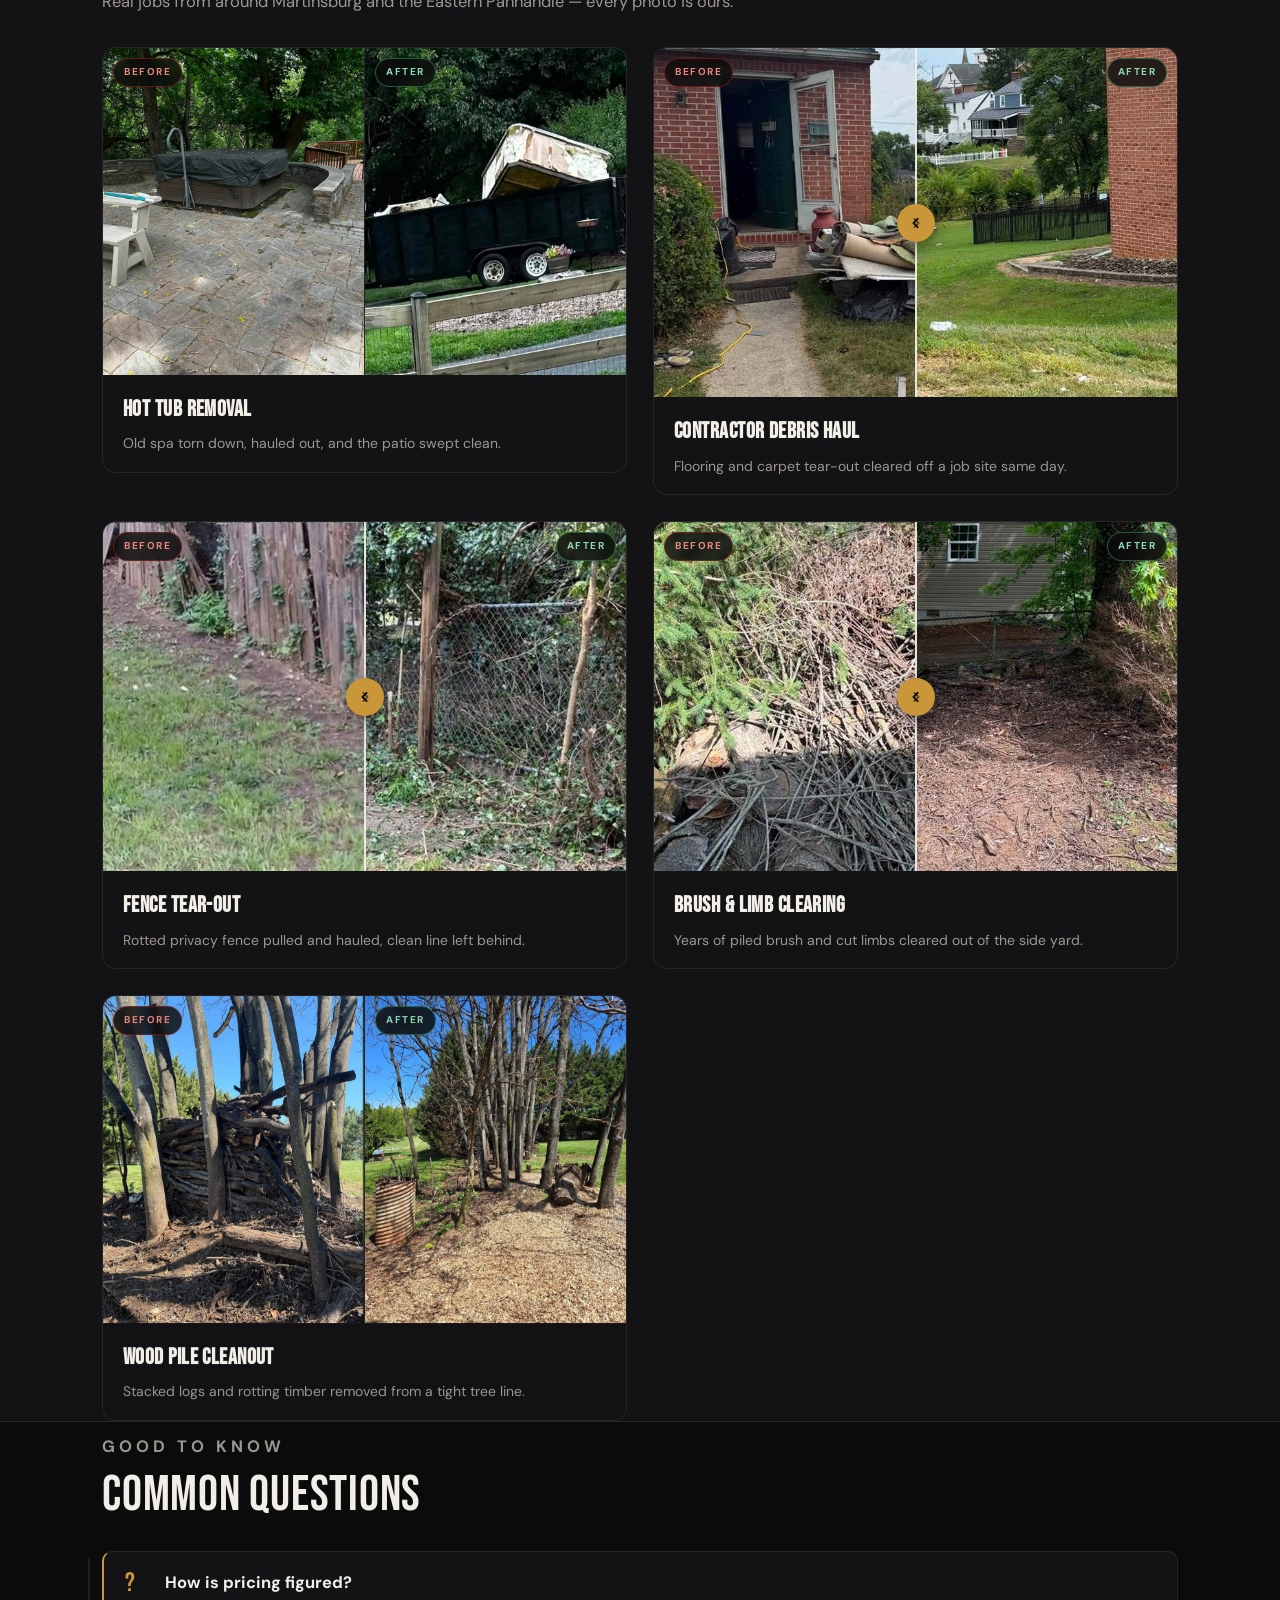
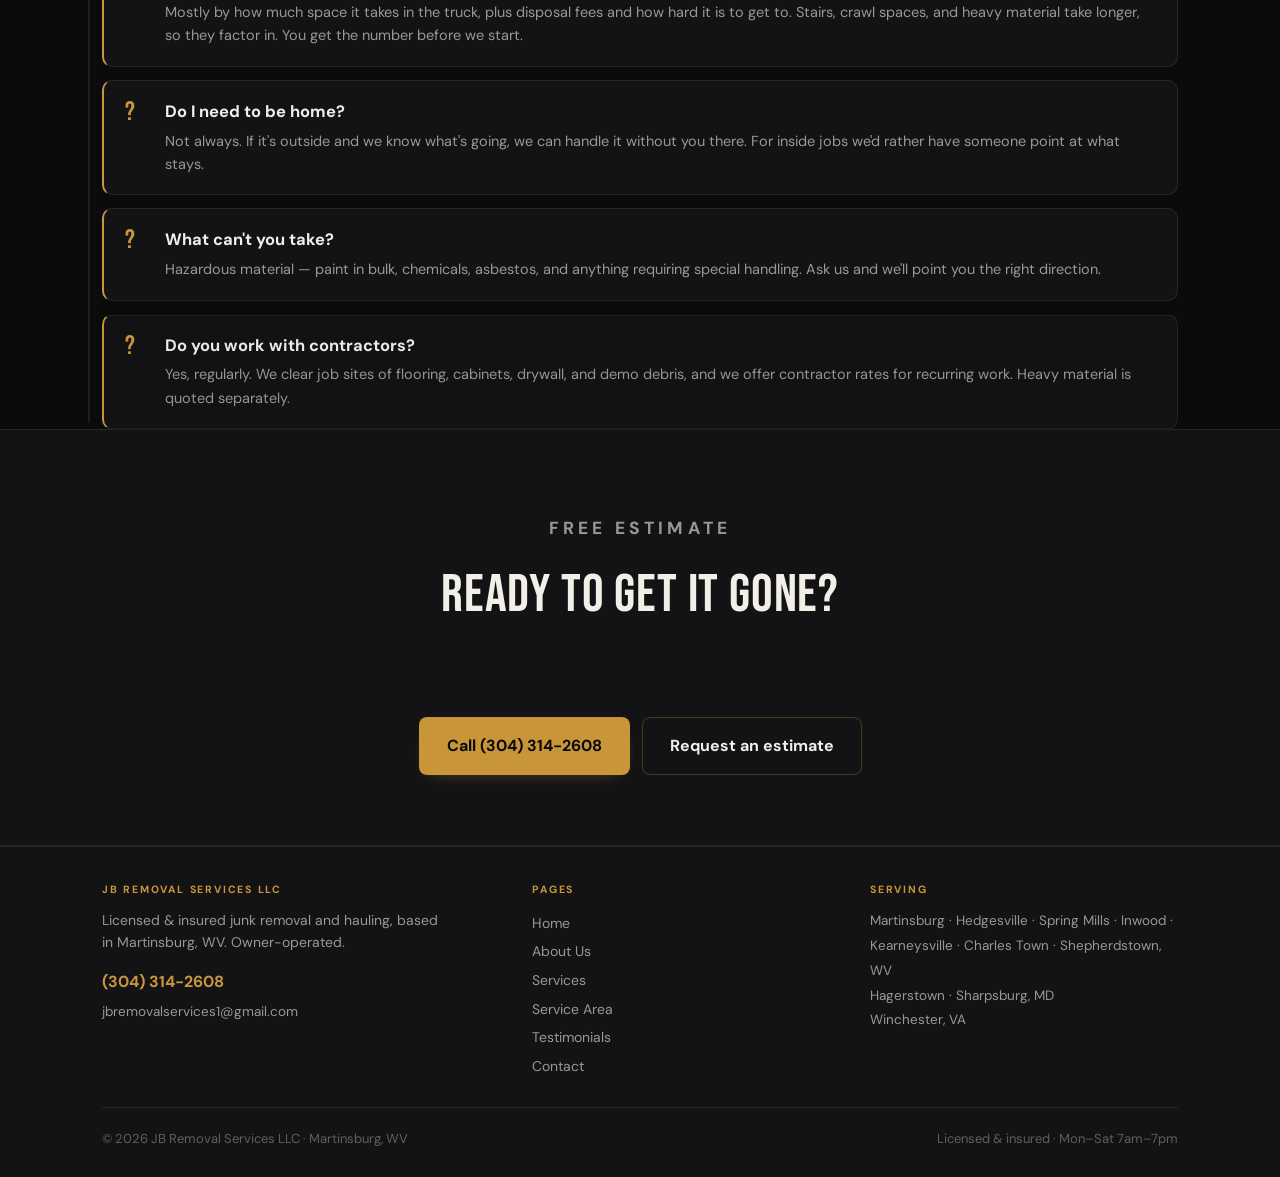
<file: services.html>
<!DOCTYPE html>
<html lang="en">
<head>
<meta charset="UTF-8">
<meta name="viewport" content="width=device-width, initial-scale=1.0">
<title>Junk Removal Services | Cleanouts, Appliances, Hot Tubs | JB Removal Services</title>
<meta name="description" content="Full list of services: junk & furniture removal, garage and house cleanouts, appliance removal, construction debris hauling, hot tub removal, property cleanup, and moving to storage. Martinsburg, WV.">
<link rel="canonical" href="https://jbremovalserviceswv.com/services.html">
<meta name="robots" content="index, follow">
<meta property="og:type" content="website">
<meta property="og:site_name" content="JB Removal Services">
<meta property="og:title" content="Junk Removal Services | Cleanouts, Appliances, Hot Tubs | JB Removal Services">
<meta property="og:description" content="Full list of services: junk & furniture removal, garage and house cleanouts, appliance removal, construction debris hauling, hot tub removal, property cleanup, and moving to storage. Martinsburg, WV.">
<meta property="og:url" content="https://jbremovalserviceswv.com/services.html">
<meta property="og:image" content="https://jbremovalserviceswv.com/logo.jpg">
<meta name="theme-color" content="#0B0B0C">
<link rel="icon" href="logo.jpg">
<link rel="preconnect" href="https://fonts.googleapis.com">
<link rel="preconnect" href="https://fonts.gstatic.com" crossorigin>
<link href="https://fonts.googleapis.com/css2?family=Bebas+Neue&family=DM+Sans:wght@400;500;600;700&display=swap" rel="stylesheet">
<link rel="stylesheet" href="style.css">
<script>
/* Motion failsafe: apply the hide-then-reveal guard only when JS + motion are
   available; auto-remove it if scripts fail so content never stays hidden. */
(function(){var d=document.documentElement;
var r=window.matchMedia&&window.matchMedia('(prefers-reduced-motion: reduce)').matches;
if(!r){d.classList.add('anim');setTimeout(function(){if(!window.__jbAnimReady)d.classList.remove('anim');},2500);}})();
</script>
<script type="application/ld+json">
{
  "@context": "https://schema.org",
  "@type": "LocalBusiness",
  "@id": "https://jbremovalserviceswv.com/#business",
  "name": "JB Removal Services",
  "alternateName": "JB Removal Services LLC",
  "description": "Licensed and insured junk removal, hauling, and property cleanout services for residential and commercial customers across West Virginia's Eastern Panhandle, western Maryland, and northern Virginia.",
  "url": "https://jbremovalserviceswv.com/",
  "logo": "https://jbremovalserviceswv.com/logo.jpg",
  "image": "https://jbremovalserviceswv.com/hot-tub-after.jpg",
  "telephone": "+13043142608",
  "email": "jbremovalservices1@gmail.com",
  "priceRange": "$$",
  "foundingDate": "2026",
  "address": {
    "@type": "PostalAddress",
    "addressLocality": "Martinsburg",
    "addressRegion": "WV",
    "postalCode": "25403",
    "addressCountry": "US"
  },
  "areaServed": [
    { "@type": "City", "name": "Martinsburg", "addressRegion": "WV" },
    { "@type": "City", "name": "Hedgesville", "addressRegion": "WV" },
    { "@type": "City", "name": "Spring Mills", "addressRegion": "WV" },
    { "@type": "City", "name": "Inwood", "addressRegion": "WV" },
    { "@type": "City", "name": "Kearneysville", "addressRegion": "WV" },
    { "@type": "City", "name": "Charles Town", "addressRegion": "WV" },
    { "@type": "City", "name": "Shepherdstown", "addressRegion": "WV" },
    { "@type": "City", "name": "Hagerstown", "addressRegion": "MD" },
    { "@type": "City", "name": "Sharpsburg", "addressRegion": "MD" },
    { "@type": "City", "name": "Winchester", "addressRegion": "VA" }
  ],
  "openingHoursSpecification": [{
    "@type": "OpeningHoursSpecification",
    "dayOfWeek": ["Monday","Tuesday","Wednesday","Thursday","Friday","Saturday"],
    "opens": "07:00",
    "closes": "19:00"
  }],
  "aggregateRating": {
    "@type": "AggregateRating",
    "ratingValue": "5",
    "reviewCount": "11",
    "bestRating": "5"
  },
  "hasOfferCatalog": {
    "@type": "OfferCatalog",
    "name": "Junk Removal & Hauling Services",
    "itemListElement": [
      { "@type": "Offer", "itemOffered": { "@type": "Service", "name": "Junk & Furniture Removal" } },
      { "@type": "Offer", "itemOffered": { "@type": "Service", "name": "Garage & House Cleanouts" } },
      { "@type": "Offer", "itemOffered": { "@type": "Service", "name": "Appliance Removal" } },
      { "@type": "Offer", "itemOffered": { "@type": "Service", "name": "Construction Debris Hauling" } },
      { "@type": "Offer", "itemOffered": { "@type": "Service", "name": "Hot Tub & Spa Removal" } },
      { "@type": "Offer", "itemOffered": { "@type": "Service", "name": "Property Cleanup" } },
      { "@type": "Offer", "itemOffered": { "@type": "Service", "name": "Moving & Hauling to Storage" } }
    ]
  }
}
</script>
</head>
<body>
<header class="bar">
  <div class="bar-in">
    <a class="brand" href="index.html">
      <img src="logo.jpg" alt="JB Removal Services logo" width="44" height="44">
      <span class="brand-txt">JB Removal<span>Services LLC</span></span>
    </a>
    <button class="burger" aria-label="Menu" aria-expanded="false" onclick="var n=document.getElementById('nav');n.classList.toggle('open');this.setAttribute('aria-expanded',n.classList.contains('open'))">&#9776;</button>
    <nav id="nav">
    <a href="index.html">Home</a>
    <a href="about.html">About Us</a>
    <a href="services.html" aria-current="page">Services</a>
    <a href="service-area.html">Service Area</a>
    <a href="testimonials.html">Testimonials</a>
    <a href="contact.html">Contact</a>
    <a class="nav-cta" href="contact.html">Free Estimate</a>
    </nav>
  </div>
</header>
<main>
  <div class="phead">
    <div class="wrap">
      <p class="eyebrow">Services</p>
      <h1 class="display">Everything we haul</h1>
      <p>Residential and commercial. One item or a whole property. If you're not sure whether we take
         it, send a photo — we'll tell you straight.</p>
      <div class="cta-row" style="margin-top:26px">
        <a class="btn btn-gold" href="tel:+13043142608">Call (304) 314-2608</a>
        <a class="btn btn-ghost" href="contact.html">Get a free estimate</a>
      </div>
    </div>
  </div>

  <section class="wrap">
    <div class="svc-grid">
      <article class="svc">
        <span class="svc-icon" aria-hidden="true"><svg viewBox="0 0 24 24" width="24" height="24" fill="none" stroke="currentColor" stroke-width="1.8" stroke-linecap="round" stroke-linejoin="round"><path d="M4 13v4a1 1 0 0 0 1 1h1v2h2v-2h8v2h2v-2h1a1 1 0 0 0 1-1v-4"/><path d="M4 13a2 2 0 0 1 2-2h12a2 2 0 0 1 2 2"/><path d="M6 11V8a2 2 0 0 1 2-2h8a2 2 0 0 1 2 2v3"/></svg></span>
        <span class="svc-tag">Most requested</span>
        <h3>Junk &amp; furniture removal</h3>
        <p>Couches, mattresses, dressers, desks, exercise equipment — the heavy awkward things that won't fit in a car and won't go at the curb.</p>
        <ul><li>Single items or full loads</li><li>Upstairs and basement pickups</li><li>We do all the lifting</li></ul>
      </article>
      <article class="svc">
        <span class="svc-icon" aria-hidden="true"><svg viewBox="0 0 24 24" width="24" height="24" fill="none" stroke="currentColor" stroke-width="1.8" stroke-linecap="round" stroke-linejoin="round"><path d="M3 11l9-7 9 7"/><path d="M5 10v9a1 1 0 0 0 1 1h4v-6h4v6h4a1 1 0 0 0 1-1v-9"/></svg></span>
        <span class="svc-tag">Full service</span>
        <h3>Garage &amp; house cleanouts</h3>
        <p>Whole-room, whole-garage, or whole-house. Estate cleanouts and rental turnovers included — we sort, load, and haul it out.</p>
        <ul><li>Estate &amp; downsizing cleanouts</li><li>Rental &amp; tenant turnovers</li><li>Basements, attics, sheds</li></ul>
      </article>
      <article class="svc">
        <span class="svc-icon" aria-hidden="true"><svg viewBox="0 0 24 24" width="24" height="24" fill="none" stroke="currentColor" stroke-width="1.8" stroke-linecap="round" stroke-linejoin="round"><rect x="4" y="3" width="16" height="18" rx="2"/><circle cx="12" cy="13" r="5"/><circle cx="12" cy="13" r="2"/><line x1="8" y1="6" x2="9" y2="6"/><line x1="11" y1="6" x2="12" y2="6"/></svg></span>
        <span class="svc-tag">Recycled first</span>
        <h3>Appliance removal</h3>
        <p>Washers, dryers, stoves, refrigerators, water heaters, and grills. Metal goes to the scrap yard instead of the landfill whenever we can.</p>
        <ul><li>Kitchen &amp; laundry appliances</li><li>Water heaters &amp; furnaces</li><li>Metal recycled where possible</li></ul>
      </article>
      <article class="svc">
        <span class="svc-icon" aria-hidden="true"><svg viewBox="0 0 24 24" width="24" height="24" fill="none" stroke="currentColor" stroke-width="1.8" stroke-linecap="round" stroke-linejoin="round"><path d="M4 16a8 8 0 0 1 16 0"/><line x1="2" y1="16" x2="22" y2="16"/><line x1="12" y1="6" x2="12" y2="9"/></svg></span>
        <span class="svc-tag">For contractors</span>
        <h3>Construction debris hauling</h3>
        <p>Flooring tear-out, old cabinets, drywall, decking, and remodel debris cleared off your site so your crew keeps building.</p>
        <ul><li>Contractor rates available</li><li>Recurring job-site pickups</li><li>We work around your schedule</li></ul>
      </article>
      <article class="svc">
        <span class="svc-icon" aria-hidden="true"><svg viewBox="0 0 24 24" width="24" height="24" fill="none" stroke="currentColor" stroke-width="1.8" stroke-linecap="round" stroke-linejoin="round"><path d="M3 12h18v3a4 4 0 0 1-4 4H7a4 4 0 0 1-4-4v-3z"/><path d="M3 12V9a2 2 0 0 1 2-2h1"/><line x1="5" y1="19" x2="5" y2="21"/><line x1="19" y1="19" x2="19" y2="21"/><path d="M9 6c0-1 1-1 1-2s-1-1-1-2"/><path d="M13 6c0-1 1-1 1-2s-1-1-1-2"/></svg></span>
        <span class="svc-tag">Specialty</span>
        <h3>Hot tub &amp; spa removal</h3>
        <p>Old hot tubs are heavy, awkward, and usually have to come apart before they'll move. We handle the teardown and the haul.</p>
        <ul><li>Teardown included</li><li>Decks, patios &amp; tight yards</li><li>Site left clean</li></ul>
      </article>
      <article class="svc">
        <span class="svc-icon" aria-hidden="true"><svg viewBox="0 0 24 24" width="24" height="24" fill="none" stroke="currentColor" stroke-width="1.8" stroke-linecap="round" stroke-linejoin="round"><path d="M20 4C10 4 4 10 4 18c8 0 14-6 14-14z"/><path d="M6 18c2-4 5-7 10-10"/></svg></span>
        <span class="svc-tag">Inside &amp; out</span>
        <h3>Property cleanup</h3>
        <p>Yard debris, brush piles, fallen limbs, old fencing, sheds, playsets, and crawl spaces — the jobs most haulers would rather skip.</p>
        <ul><li>Brush &amp; storm debris</li><li>Fence &amp; shed tear-out</li><li>Crawl spaces &amp; hard access</li></ul>
      </article>
      <article class="svc">
        <span class="svc-icon" aria-hidden="true"><svg viewBox="0 0 24 24" width="24" height="24" fill="none" stroke="currentColor" stroke-width="1.8" stroke-linecap="round" stroke-linejoin="round"><path d="M3 7h11v9H3z"/><path d="M14 11h4l3 3v2h-7z"/><circle cx="7" cy="18" r="1.6"/><circle cx="17.5" cy="18" r="1.6"/></svg></span>
        <span class="svc-tag">Heavy lifting</span>
        <h3>Moving &amp; hauling to storage</h3>
        <p>Need it moved rather than thrown away? We'll load it and get it to your storage unit or new place — stairs and all.</p>
        <ul><li>Storage unit loading</li><li>Single-item moves</li><li>Careful with fragile items</li></ul>
      </article>
    </div>
  </section>

  <style>
    .svc-icon{display:inline-flex;align-items:center;justify-content:center;width:44px;height:44px;border-radius:10px;background:rgba(212,175,55,.12);color:var(--gold);margin-bottom:10px}
  </style>


  <div class="band">
    <section class="wrap" id="gallery">
      <div class="sec-head">
        <p class="eyebrow">Our work</p>
        <h2 class="display">Before &amp; after</h2>
        <p>Real jobs from around Martinsburg and the Eastern Panhandle — every photo is ours.</p>
      </div>
      <div class="ba-grid">
      <article class="ba">
        <div class="ba-imgs">
          <figure class="ba-fig before">
            <img src="hot-tub-before.jpg" alt="Hot tub removal before — JB Removal Services, Martinsburg WV" width="760" height="950" loading="lazy">
            <figcaption>Before</figcaption>
          </figure>
          <figure class="ba-fig after">
            <img src="hot-tub-after.jpg" alt="Hot tub removal after — area cleared by JB Removal Services" width="760" height="950" loading="lazy">
            <figcaption>After</figcaption>
          </figure>
        </div>
        <div class="ba-body">
          <h3>Hot tub removal</h3>
          <p>Old spa torn down, hauled out, and the patio swept clean.</p>
        </div>
      </article>
      <article class="ba" data-ba-slider>
        <div class="ba-imgs">
          <figure class="ba-fig before">
            <img src="construction-debris-before.jpg" alt="Contractor debris haul before — JB Removal Services, Martinsburg WV" width="760" height="950" loading="lazy">
            <figcaption>Before</figcaption>
          </figure>
          <figure class="ba-fig after">
            <img src="construction-debris-after.jpg" alt="Contractor debris haul after — area cleared by JB Removal Services" width="760" height="950" loading="lazy">
            <figcaption>After</figcaption>
          </figure>
        </div>
        <div class="ba-body">
          <h3>Contractor debris haul</h3>
          <p>Flooring and carpet tear-out cleared off a job site same day.</p>
        </div>
      </article>
      <article class="ba" data-ba-slider>
        <div class="ba-imgs">
          <figure class="ba-fig before">
            <img src="fence-removal-before.jpg" alt="Fence tear-out before — JB Removal Services, Martinsburg WV" width="760" height="950" loading="lazy">
            <figcaption>Before</figcaption>
          </figure>
          <figure class="ba-fig after">
            <img src="fence-removal-after.jpg" alt="Fence tear-out after — area cleared by JB Removal Services" width="760" height="950" loading="lazy">
            <figcaption>After</figcaption>
          </figure>
        </div>
        <div class="ba-body">
          <h3>Fence tear-out</h3>
          <p>Rotted privacy fence pulled and hauled, clean line left behind.</p>
        </div>
      </article>
      <article class="ba" data-ba-slider>
        <div class="ba-imgs">
          <figure class="ba-fig before">
            <img src="brush-clearing-before.jpg" alt="Brush &amp; limb clearing before — JB Removal Services, Martinsburg WV" width="760" height="950" loading="lazy">
            <figcaption>Before</figcaption>
          </figure>
          <figure class="ba-fig after">
            <img src="brush-clearing-after.jpg" alt="Brush &amp; limb clearing after — area cleared by JB Removal Services" width="760" height="950" loading="lazy">
            <figcaption>After</figcaption>
          </figure>
        </div>
        <div class="ba-body">
          <h3>Brush &amp; limb clearing</h3>
          <p>Years of piled brush and cut limbs cleared out of the side yard.</p>
        </div>
      </article>
      <article class="ba">
        <div class="ba-imgs">
          <figure class="ba-fig before">
            <img src="wood-pile-before.jpg" alt="Wood pile cleanout before — JB Removal Services, Martinsburg WV" width="760" height="950" loading="lazy">
            <figcaption>Before</figcaption>
          </figure>
          <figure class="ba-fig after">
            <img src="wood-pile-after.jpg" alt="Wood pile cleanout after — area cleared by JB Removal Services" width="760" height="950" loading="lazy">
            <figcaption>After</figcaption>
          </figure>
        </div>
        <div class="ba-body">
          <h3>Wood pile cleanout</h3>
          <p>Stacked logs and rotting timber removed from a tight tree line.</p>
        </div>
      </article>
    </div>
    </section>
  </div>

  <section class="wrap">
    <div class="sec-head">
      <p class="eyebrow">Good to know</p>
      <h2 class="display">Common questions</h2>
    </div>
    <div class="steps">
      <div class="step"><span class="step-n">?</span><div>
        <h3>How is pricing figured?</h3>
        <p>Mostly by how much space it takes in the truck, plus disposal fees and how hard it is to get to.
           Stairs, crawl spaces, and heavy material take longer, so they factor in. You get the number before we start.</p>
      </div></div>
      <div class="step"><span class="step-n">?</span><div>
        <h3>Do I need to be home?</h3>
        <p>Not always. If it's outside and we know what's going, we can handle it without you there. For inside
           jobs we'd rather have someone point at what stays.</p>
      </div></div>
      <div class="step"><span class="step-n">?</span><div>
        <h3>What can't you take?</h3>
        <p>Hazardous material — paint in bulk, chemicals, asbestos, and anything requiring special handling.
           Ask us and we'll point you the right direction.</p>
      </div></div>
      <div class="step"><span class="step-n">?</span><div>
        <h3>Do you work with contractors?</h3>
        <p>Yes, regularly. We clear job sites of flooring, cabinets, drywall, and demo debris, and we offer
           contractor rates for recurring work. Heavy material is quoted separately.</p>
      </div></div>
    </div>
  </section>

  <div class="band">
    <section class="wrap final">
      <p class="eyebrow">Free estimate</p>
      <h2 class="display" style="margin-top:12px">Ready to get it gone?</h2>
      <p>Send a couple photos and the address — we'll get you a price, usually the same day. You won't lift a thing.</p>
      <div class="cta-row">
        <a class="btn btn-gold" href="tel:+13043142608">Call (304) 314-2608</a>
        <a class="btn btn-ghost" href="contact.html">Request an estimate</a>
      </div>
    </section>
  </div>
</main>
<footer>
  <div class="wrap">
    <div class="foot-grid">
      <div>
        <h4>JB Removal Services LLC</h4>
        <p style="color:var(--ash);font-size:14px;max-width:34ch">Licensed &amp; insured junk removal and hauling, based in Martinsburg, WV. Owner-operated.</p>
        <p style="margin-top:12px"><a href="tel:+13043142608" style="color:var(--gold);font-weight:700;font-size:16px">(304) 314-2608</a></p>
        <p><a href="mailto:jbremovalservices1@gmail.com" style="color:var(--ash);font-size:13.5px">jbremovalservices1@gmail.com</a></p>
      </div>
      <div>
        <h4>Pages</h4>
        <a href="index.html">Home</a>
        <a href="about.html">About Us</a>
        <a href="services.html">Services</a>
        <a href="service-area.html">Service Area</a>
        <a href="testimonials.html">Testimonials</a>
        <a href="contact.html">Contact</a>
      </div>
      <div>
        <h4>Serving</h4>
        <p style="color:var(--ash);font-size:13.5px;line-height:1.85">Martinsburg &middot; Hedgesville &middot; Spring Mills &middot; Inwood &middot; Kearneysville &middot; Charles Town &middot; Shepherdstown, WV<br>Hagerstown &middot; Sharpsburg, MD<br>Winchester, VA</p>
      </div>
    </div>
    <div class="foot-bot">
      <span>&copy; <span id="yr">2026</span> JB Removal Services LLC &middot; Martinsburg, WV</span>
      <span>Licensed &amp; insured &middot; Mon&ndash;Sat 7am&ndash;7pm</span>
    </div>
  </div>
</footer>
<script>
  document.getElementById('yr').textContent=new Date().getFullYear();
</script>
<script src="gsap.min.js"></script>
<script src="ScrollTrigger.min.js"></script>
<script src="animations.js"></script>
</body>
</html>
</file>
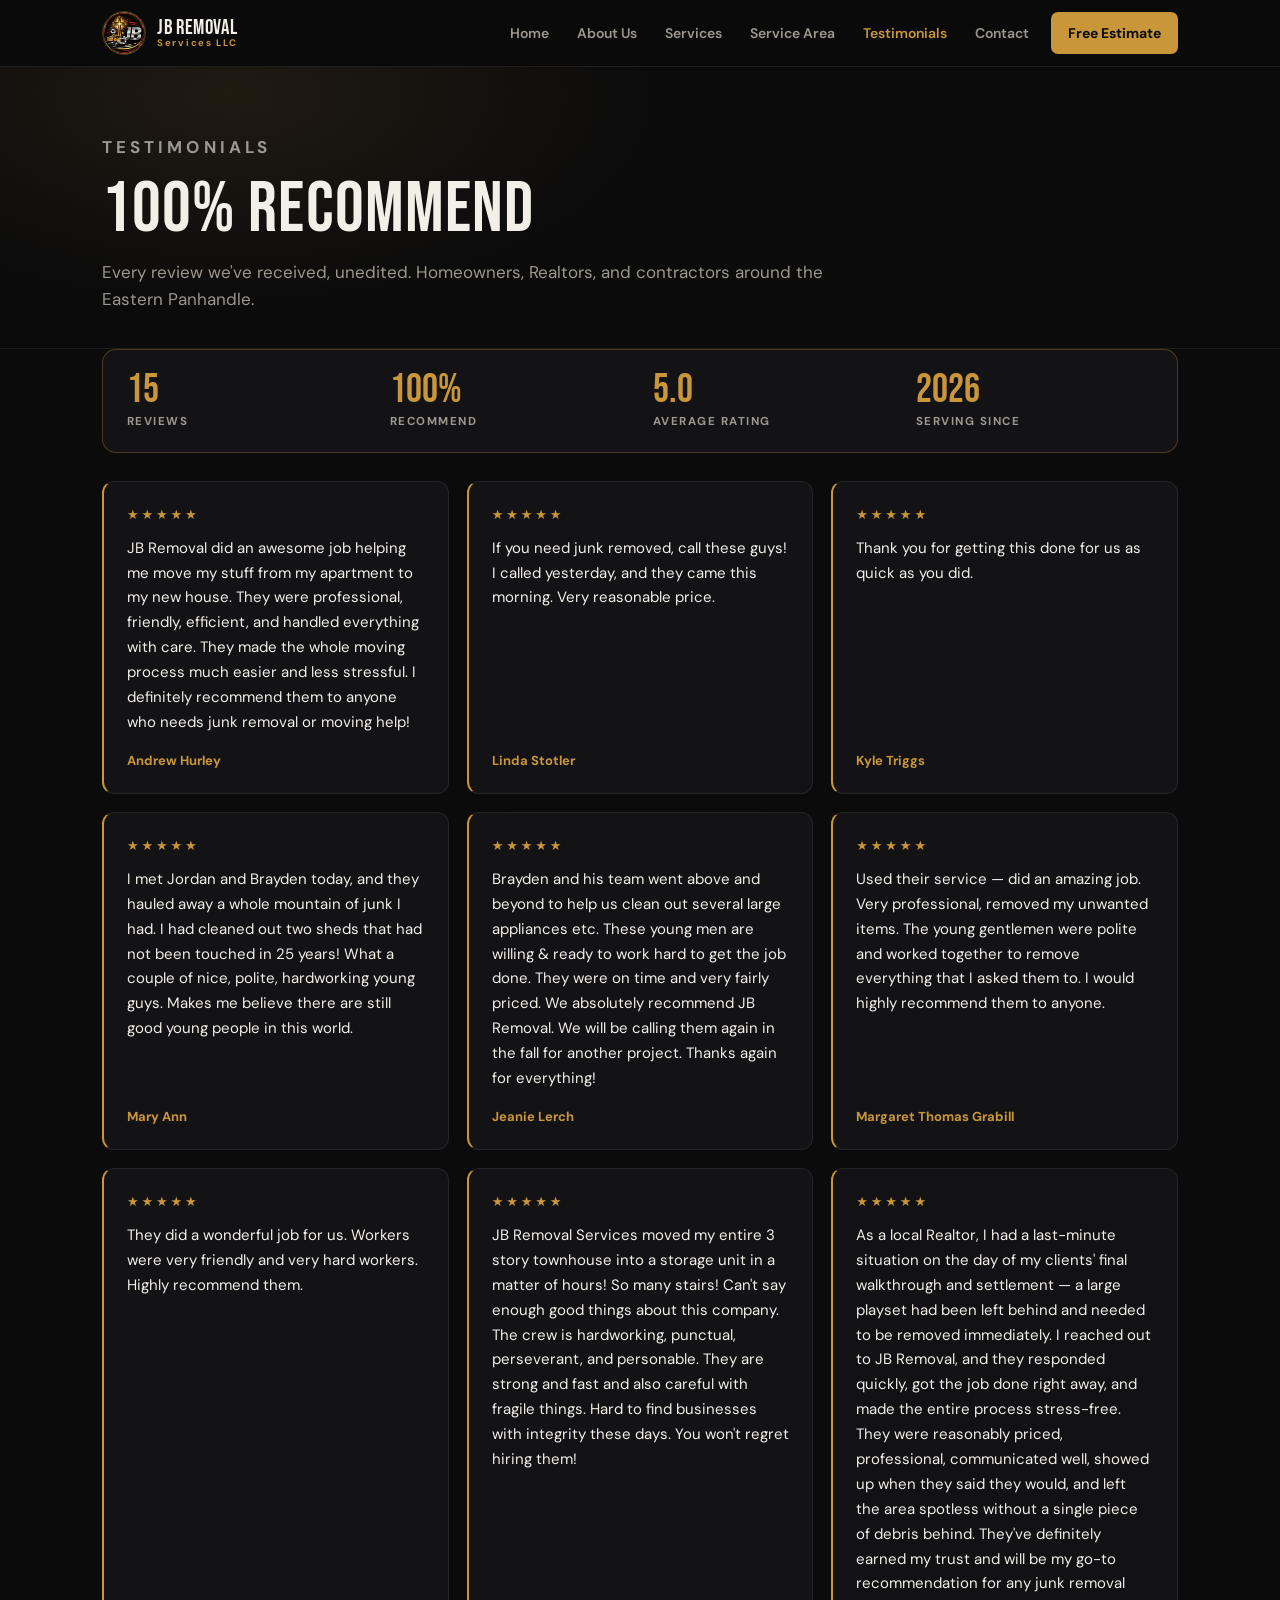
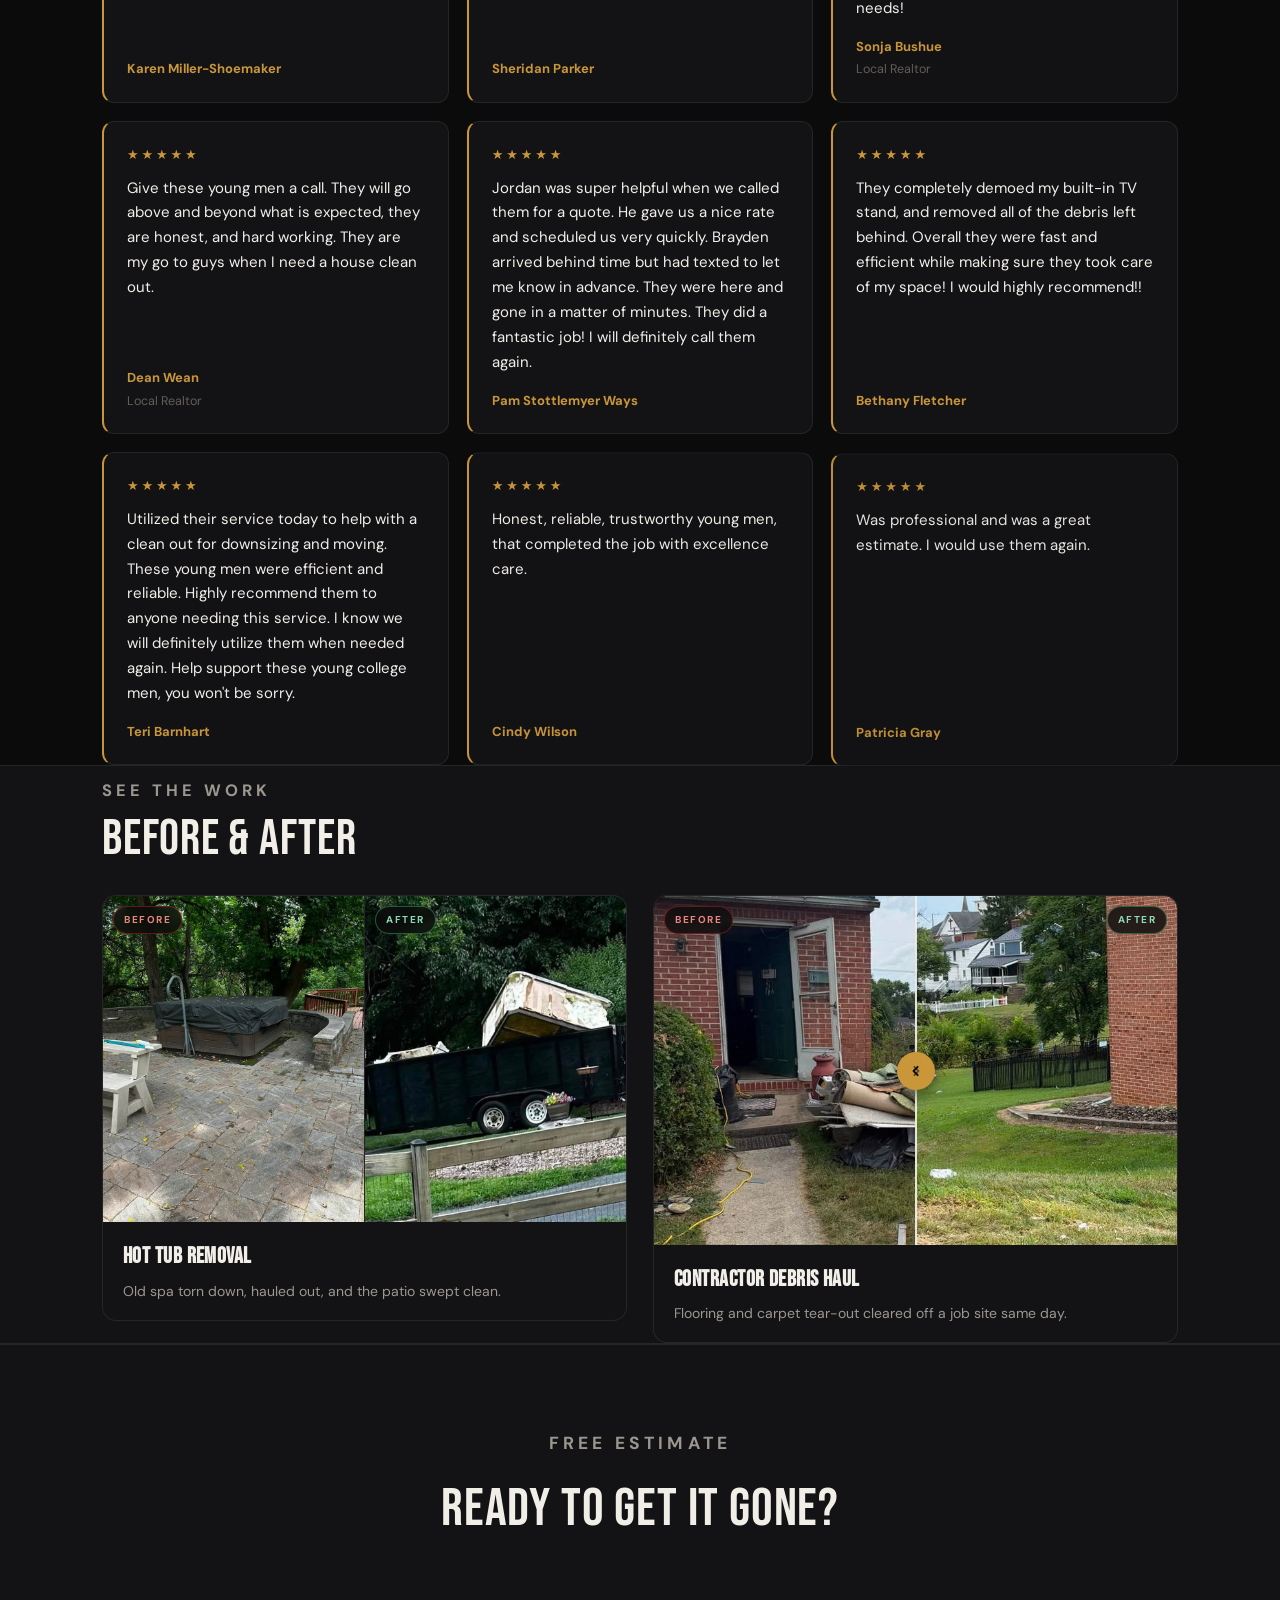
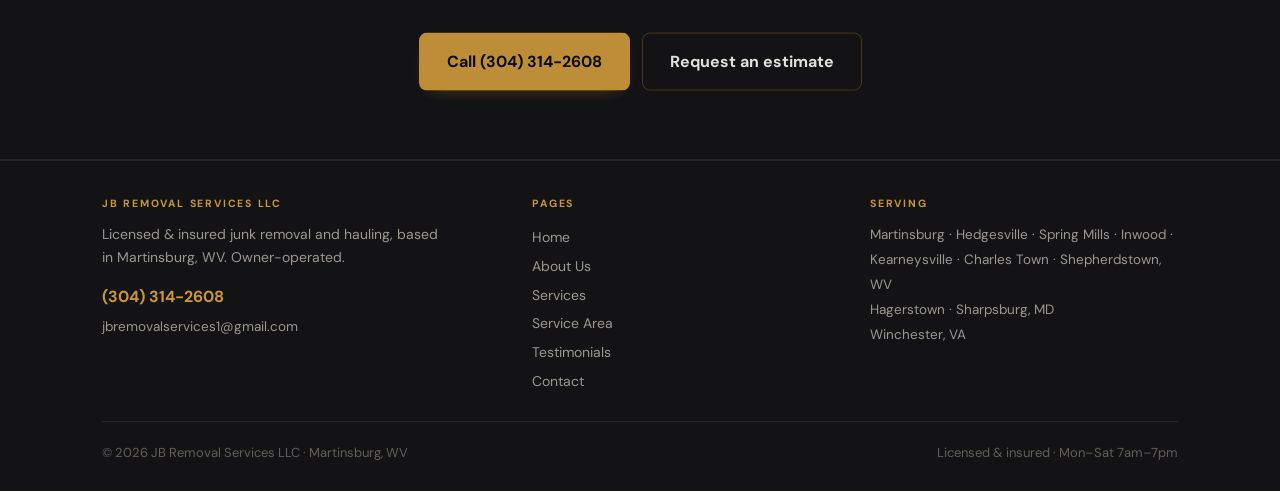
<file: testimonials.html>
<!DOCTYPE html>
<html lang="en">
<head>
<meta charset="UTF-8">
<meta name="viewport" content="width=device-width, initial-scale=1.0">
<title>Reviews & Testimonials | JB Removal Services — Martinsburg, WV</title>
<meta name="description" content="Read all 15 five-star reviews for JB Removal Services from homeowners, Realtors, and contractors around Martinsburg, WV. 100% recommend.">
<link rel="canonical" href="https://jbremovalserviceswv.com/testimonials.html">
<meta name="robots" content="index, follow">
<meta property="og:type" content="website">
<meta property="og:site_name" content="JB Removal Services">
<meta property="og:title" content="Reviews & Testimonials | JB Removal Services — Martinsburg, WV">
<meta property="og:description" content="Read all 15 five-star reviews for JB Removal Services from homeowners, Realtors, and contractors around Martinsburg, WV. 100% recommend.">
<meta property="og:url" content="https://jbremovalserviceswv.com/testimonials.html">
<meta property="og:image" content="https://jbremovalserviceswv.com/logo.jpg">
<meta name="theme-color" content="#0B0B0C">
<link rel="icon" href="logo.jpg">
<link rel="preconnect" href="https://fonts.googleapis.com">
<link rel="preconnect" href="https://fonts.gstatic.com" crossorigin>
<link href="https://fonts.googleapis.com/css2?family=Bebas+Neue&family=DM+Sans:wght@400;500;600;700&display=swap" rel="stylesheet">
<link rel="stylesheet" href="style.css">
<script>
/* Motion failsafe: apply the hide-then-reveal guard only when JS + motion are
   available; auto-remove it if scripts fail so content never stays hidden. */
(function(){var d=document.documentElement;
var r=window.matchMedia&&window.matchMedia('(prefers-reduced-motion: reduce)').matches;
if(!r){d.classList.add('anim');setTimeout(function(){if(!window.__jbAnimReady)d.classList.remove('anim');},2500);}})();
</script>
<script type="application/ld+json">
{
  "@context": "https://schema.org",
  "@type": "LocalBusiness",
  "@id": "https://jbremovalserviceswv.com/#business",
  "name": "JB Removal Services",
  "alternateName": "JB Removal Services LLC",
  "description": "Licensed and insured junk removal, hauling, and property cleanout services for residential and commercial customers across West Virginia's Eastern Panhandle, western Maryland, and northern Virginia.",
  "url": "https://jbremovalserviceswv.com/",
  "logo": "https://jbremovalserviceswv.com/logo.jpg",
  "image": "https://jbremovalserviceswv.com/hot-tub-after.jpg",
  "telephone": "+13043142608",
  "email": "jbremovalservices1@gmail.com",
  "priceRange": "$$",
  "foundingDate": "2026",
  "address": {
    "@type": "PostalAddress",
    "addressLocality": "Martinsburg",
    "addressRegion": "WV",
    "postalCode": "25403",
    "addressCountry": "US"
  },
  "areaServed": [
    { "@type": "City", "name": "Martinsburg", "addressRegion": "WV" },
    { "@type": "City", "name": "Hedgesville", "addressRegion": "WV" },
    { "@type": "City", "name": "Spring Mills", "addressRegion": "WV" },
    { "@type": "City", "name": "Inwood", "addressRegion": "WV" },
    { "@type": "City", "name": "Kearneysville", "addressRegion": "WV" },
    { "@type": "City", "name": "Charles Town", "addressRegion": "WV" },
    { "@type": "City", "name": "Shepherdstown", "addressRegion": "WV" },
    { "@type": "City", "name": "Hagerstown", "addressRegion": "MD" },
    { "@type": "City", "name": "Sharpsburg", "addressRegion": "MD" },
    { "@type": "City", "name": "Winchester", "addressRegion": "VA" }
  ],
  "openingHoursSpecification": [{
    "@type": "OpeningHoursSpecification",
    "dayOfWeek": ["Monday","Tuesday","Wednesday","Thursday","Friday","Saturday"],
    "opens": "07:00",
    "closes": "19:00"
  }],
  "aggregateRating": {
    "@type": "AggregateRating",
    "ratingValue": "5",
    "reviewCount": "15",
    "bestRating": "5"
  },
  "hasOfferCatalog": {
    "@type": "OfferCatalog",
    "name": "Junk Removal & Hauling Services",
    "itemListElement": [
      { "@type": "Offer", "itemOffered": { "@type": "Service", "name": "Junk & Furniture Removal" } },
      { "@type": "Offer", "itemOffered": { "@type": "Service", "name": "Garage & House Cleanouts" } },
      { "@type": "Offer", "itemOffered": { "@type": "Service", "name": "Appliance Removal" } },
      { "@type": "Offer", "itemOffered": { "@type": "Service", "name": "Construction Debris Hauling" } },
      { "@type": "Offer", "itemOffered": { "@type": "Service", "name": "Hot Tub & Spa Removal" } },
      { "@type": "Offer", "itemOffered": { "@type": "Service", "name": "Property Cleanup" } },
      { "@type": "Offer", "itemOffered": { "@type": "Service", "name": "Moving & Hauling to Storage" } }
    ]
  }
}
</script>
<script type="application/ld+json">
{
  "@context": "https://schema.org",
  "@type": "ItemList",
  "itemListElement": [
    {
      "@type": "ListItem",
      "position": 1,
      "item": {
        "@type": "Review",
        "author": {
          "@type": "Person",
          "name": "Sheridan Parker"
        },
        "reviewRating": {
          "@type": "Rating",
          "ratingValue": "5",
          "bestRating": "5"
        },
        "reviewBody": "JB Removal Services moved my entire 3 story townhouse into a storage unit in a matter of hours! So many stairs! Can't say enough good things about this company. The crew is hardworking, punctual, perseverant, and personable. They are strong and fast and also careful with fragile things. Hard to find businesses with integrity these days. You won't regret hiring them!",
        "itemReviewed": {
          "@type": "LocalBusiness",
          "name": "JB Removal Services",
          "@id": "https://jbremovalserviceswv.com/#business"
        }
      }
    },
    {
      "@type": "ListItem",
      "position": 2,
      "item": {
        "@type": "Review",
        "author": {
          "@type": "Person",
          "name": "Sonja Bushue"
        },
        "reviewRating": {
          "@type": "Rating",
          "ratingValue": "5",
          "bestRating": "5"
        },
        "reviewBody": "As a local Realtor, I had a last-minute situation on the day of my clients' final walkthrough and settlement \u2014 a large playset had been left behind and needed to be removed immediately. I reached out to JB Removal, and they responded quickly, got the job done right away, and made the entire process stress-free. They were reasonably priced, professional, communicated well, showed up when they said they would, and left the area spotless without a single piece of debris behind. They've definitely earned my trust and will be my go-to recommendation for any junk removal needs!",
        "itemReviewed": {
          "@type": "LocalBusiness",
          "name": "JB Removal Services",
          "@id": "https://jbremovalserviceswv.com/#business"
        }
      }
    },
    {
      "@type": "ListItem",
      "position": 3,
      "item": {
        "@type": "Review",
        "author": {
          "@type": "Person",
          "name": "Dean Wean"
        },
        "reviewRating": {
          "@type": "Rating",
          "ratingValue": "5",
          "bestRating": "5"
        },
        "reviewBody": "Give these young men a call. They will go above and beyond what is expected, they are honest, and hard working. They are my go to guys when I need a house clean out.",
        "itemReviewed": {
          "@type": "LocalBusiness",
          "name": "JB Removal Services",
          "@id": "https://jbremovalserviceswv.com/#business"
        }
      }
    },
    {
      "@type": "ListItem",
      "position": 4,
      "item": {
        "@type": "Review",
        "author": {
          "@type": "Person",
          "name": "Pam Stottlemyer Ways"
        },
        "reviewRating": {
          "@type": "Rating",
          "ratingValue": "5",
          "bestRating": "5"
        },
        "reviewBody": "Jordan was super helpful when we called them for a quote. He gave us a nice rate and scheduled us very quickly. Brayden arrived behind time but had texted to let me know in advance. They were here and gone in a matter of minutes. They did a fantastic job! I will definitely call them again.",
        "itemReviewed": {
          "@type": "LocalBusiness",
          "name": "JB Removal Services",
          "@id": "https://jbremovalserviceswv.com/#business"
        }
      }
    },
    {
      "@type": "ListItem",
      "position": 5,
      "item": {
        "@type": "Review",
        "author": {
          "@type": "Person",
          "name": "Bethany Fletcher"
        },
        "reviewRating": {
          "@type": "Rating",
          "ratingValue": "5",
          "bestRating": "5"
        },
        "reviewBody": "They completely demoed my built-in TV stand, and removed all of the debris left behind. Overall they were fast and efficient while making sure they took care of my space! I would highly recommend!!",
        "itemReviewed": {
          "@type": "LocalBusiness",
          "name": "JB Removal Services",
          "@id": "https://jbremovalserviceswv.com/#business"
        }
      }
    },
    {
      "@type": "ListItem",
      "position": 6,
      "item": {
        "@type": "Review",
        "author": {
          "@type": "Person",
          "name": "Teri Barnhart"
        },
        "reviewRating": {
          "@type": "Rating",
          "ratingValue": "5",
          "bestRating": "5"
        },
        "reviewBody": "Utilized their service today to help with a clean out for downsizing and moving. These young men were efficient and reliable. Highly recommend them to anyone needing this service. I know we will definitely utilize them when needed again. Help support these young college men, you won't be sorry.",
        "itemReviewed": {
          "@type": "LocalBusiness",
          "name": "JB Removal Services",
          "@id": "https://jbremovalserviceswv.com/#business"
        }
      }
    },
    {
      "@type": "ListItem",
      "position": 7,
      "item": {
        "@type": "Review",
        "author": {
          "@type": "Person",
          "name": "Cindy Wilson"
        },
        "reviewRating": {
          "@type": "Rating",
          "ratingValue": "5",
          "bestRating": "5"
        },
        "reviewBody": "Honest, reliable, trustworthy young men, that completed the job with excellence care.",
        "itemReviewed": {
          "@type": "LocalBusiness",
          "name": "JB Removal Services",
          "@id": "https://jbremovalserviceswv.com/#business"
        }
      }
    },
    {
      "@type": "ListItem",
      "position": 8,
      "item": {
        "@type": "Review",
        "author": {
          "@type": "Person",
          "name": "Patricia Gray"
        },
        "reviewRating": {
          "@type": "Rating",
          "ratingValue": "5",
          "bestRating": "5"
        },
        "reviewBody": "Was professional and was a great estimate. I would use them again.",
        "itemReviewed": {
          "@type": "LocalBusiness",
          "name": "JB Removal Services",
          "@id": "https://jbremovalserviceswv.com/#business"
        }
      }
    },
    {
      "@type": "ListItem",
      "position": 9,
      "item": {
        "@type": "Review",
        "author": {
          "@type": "Person",
          "name": "Jeanie Lerch"
        },
        "reviewRating": {
          "@type": "Rating",
          "ratingValue": "5",
          "bestRating": "5"
        },
        "reviewBody": "Brayden and his team went above and beyond to help us clean out several large appliances etc. These young men are willing & ready to work hard to get the job done. They were on time and very fairly priced. We absolutely recommend JB Removal. We will be calling them again in the fall for another project. Thanks again for everything!",
        "itemReviewed": {
          "@type": "LocalBusiness",
          "name": "JB Removal Services",
          "@id": "https://jbremovalserviceswv.com/#business"
        }
      }
    },
    {
      "@type": "ListItem",
      "position": 10,
      "item": {
        "@type": "Review",
        "author": {
          "@type": "Person",
          "name": "Margaret Thomas Grabill"
        },
        "reviewRating": {
          "@type": "Rating",
          "ratingValue": "5",
          "bestRating": "5"
        },
        "reviewBody": "Used their service \u2014 did an amazing job. Very professional, removed my unwanted items. The young gentlemen were polite and worked together to remove everything that I asked them to. I would highly recommend them to anyone.",
        "itemReviewed": {
          "@type": "LocalBusiness",
          "name": "JB Removal Services",
          "@id": "https://jbremovalserviceswv.com/#business"
        }
      }
    },
    {
      "@type": "ListItem",
      "position": 11,
      "item": {
        "@type": "Review",
        "author": {
          "@type": "Person",
          "name": "Karen Miller-Shoemaker"
        },
        "reviewRating": {
          "@type": "Rating",
          "ratingValue": "5",
          "bestRating": "5"
        },
        "reviewBody": "They did a wonderful job for us. Workers were very friendly and very hard workers. Highly recommend them.",
        "itemReviewed": {
          "@type": "LocalBusiness",
          "name": "JB Removal Services",
          "@id": "https://jbremovalserviceswv.com/#business"
        }
      }
    },
    {
      "@type": "ListItem",
      "position": 12,
      "item": {
        "@type": "Review",
        "author": {
          "@type": "Person",
          "name": "Kyle Triggs"
        },
        "reviewRating": {
          "@type": "Rating",
          "ratingValue": "5",
          "bestRating": "5"
        },
        "reviewBody": "Thank you for getting this done for us as quick as you did.",
        "itemReviewed": {
          "@type": "LocalBusiness",
          "name": "JB Removal Services",
          "@id": "https://jbremovalserviceswv.com/#business"
        }
      }
    },
    {
      "@type": "ListItem",
      "position": 13,
      "item": {
        "@type": "Review",
        "author": {
          "@type": "Person",
          "name": "Mary Ann"
        },
        "reviewRating": {
          "@type": "Rating",
          "ratingValue": "5",
          "bestRating": "5"
        },
        "reviewBody": "I met Jordan and Brayden today, and they hauled away a whole mountain of junk I had. I had cleaned out two sheds that had not been touched in 25 years! What a couple of nice, polite, hardworking young guys. Makes me believe there are still good young people in this world.",
        "itemReviewed": {
          "@type": "LocalBusiness",
          "name": "JB Removal Services",
          "@id": "https://jbremovalserviceswv.com/#business"
        }
      }
    },
    {
      "@type": "ListItem",
      "position": 14,
      "item": {
        "@type": "Review",
        "author": {
          "@type": "Person",
          "name": "Andrew Hurley"
        },
        "reviewRating": {
          "@type": "Rating",
          "ratingValue": "5",
          "bestRating": "5"
        },
        "reviewBody": "JB Removal did an awesome job helping me move my stuff from my apartment to my new house. They were professional, friendly, efficient, and handled everything with care. They made the whole moving process much easier and less stressful. I definitely recommend them to anyone who needs junk removal or moving help!",
        "itemReviewed": {
          "@type": "LocalBusiness",
          "name": "JB Removal Services",
          "@id": "https://jbremovalserviceswv.com/#business"
        }
      }
    },
    {
      "@type": "ListItem",
      "position": 15,
      "item": {
        "@type": "Review",
        "author": {
          "@type": "Person",
          "name": "Linda Stotler"
        },
        "reviewRating": {
          "@type": "Rating",
          "ratingValue": "5",
          "bestRating": "5"
        },
        "reviewBody": "If you need junk removed, call these guys! I called yesterday, and they came this morning. Very reasonable price.",
        "itemReviewed": {
          "@type": "LocalBusiness",
          "name": "JB Removal Services",
          "@id": "https://jbremovalserviceswv.com/#business"
        }
      }
    }
  ]
}
</script>
</head>
<body>
<header class="bar">
  <div class="bar-in">
    <a class="brand" href="index.html">
      <img src="logo.jpg" alt="JB Removal Services logo" width="44" height="44">
      <span class="brand-txt">JB Removal<span>Services LLC</span></span>
    </a>
    <button class="burger" aria-label="Menu" aria-expanded="false" onclick="var n=document.getElementById('nav');n.classList.toggle('open');this.setAttribute('aria-expanded',n.classList.contains('open'))">&#9776;</button>
    <nav id="nav">
    <a href="index.html">Home</a>
    <a href="about.html">About Us</a>
    <a href="services.html">Services</a>
    <a href="service-area.html">Service Area</a>
    <a href="testimonials.html" aria-current="page">Testimonials</a>
    <a href="contact.html">Contact</a>
    <a class="nav-cta" href="contact.html">Free Estimate</a>
    </nav>
  </div>
</header>
<main>
  <div class="phead">
    <div class="wrap">
      <p class="eyebrow">Testimonials</p>
      <h1 class="display">100% recommend</h1>
      <p>Every review we've received, unedited. Homeowners, Realtors, and contractors around the
         Eastern Panhandle.</p>
    </div>
  </div>

  <section class="wrap">
    <div class="rev-stat">
      <div><div class="n">15</div><div class="l">Reviews</div></div>
      <div><div class="n">100%</div><div class="l">Recommend</div></div>
      <div><div class="n">5.0</div><div class="l">Average rating</div></div>
      <div><div class="n">2026</div><div class="l">Serving since</div></div>
    </div>
    <div class="rev-grid">
      <article class="rev">
        <div class="rev-stars" aria-label="5 out of 5 stars">&#9733;&#9733;&#9733;&#9733;&#9733;</div>
        <blockquote>JB Removal did an awesome job helping me move my stuff from my apartment to my new house. They were professional, friendly, efficient, and handled everything with care. They made the whole moving process much easier and less stressful. I definitely recommend them to anyone who needs junk removal or moving help!</blockquote>
        <cite>Andrew Hurley</cite>
      </article>
      <article class="rev">
        <div class="rev-stars" aria-label="5 out of 5 stars">&#9733;&#9733;&#9733;&#9733;&#9733;</div>
        <blockquote>If you need junk removed, call these guys! I called yesterday, and they came this morning. Very reasonable price.</blockquote>
        <cite>Linda Stotler</cite>
      </article>
      <article class="rev">
        <div class="rev-stars" aria-label="5 out of 5 stars">&#9733;&#9733;&#9733;&#9733;&#9733;</div>
        <blockquote>Thank you for getting this done for us as quick as you did.</blockquote>
        <cite>Kyle Triggs</cite>
      </article>
      <article class="rev">
        <div class="rev-stars" aria-label="5 out of 5 stars">&#9733;&#9733;&#9733;&#9733;&#9733;</div>
        <blockquote>I met Jordan and Brayden today, and they hauled away a whole mountain of junk I had. I had cleaned out two sheds that had not been touched in 25 years! What a couple of nice, polite, hardworking young guys. Makes me believe there are still good young people in this world.</blockquote>
        <cite>Mary Ann</cite>
      </article>
      <article class="rev">
        <div class="rev-stars" aria-label="5 out of 5 stars">&#9733;&#9733;&#9733;&#9733;&#9733;</div>
        <blockquote>Brayden and his team went above and beyond to help us clean out several large appliances etc. These young men are willing &amp; ready to work hard to get the job done. They were on time and very fairly priced. We absolutely recommend JB Removal. We will be calling them again in the fall for another project. Thanks again for everything!</blockquote>
        <cite>Jeanie Lerch</cite>
      </article>
      <article class="rev">
        <div class="rev-stars" aria-label="5 out of 5 stars">&#9733;&#9733;&#9733;&#9733;&#9733;</div>
        <blockquote>Used their service &mdash; did an amazing job. Very professional, removed my unwanted items. The young gentlemen were polite and worked together to remove everything that I asked them to. I would highly recommend them to anyone.</blockquote>
        <cite>Margaret Thomas Grabill</cite>
      </article>
      <article class="rev">
        <div class="rev-stars" aria-label="5 out of 5 stars">&#9733;&#9733;&#9733;&#9733;&#9733;</div>
        <blockquote>They did a wonderful job for us. Workers were very friendly and very hard workers. Highly recommend them.</blockquote>
        <cite>Karen Miller-Shoemaker</cite>
      </article>
      <article class="rev">
        <div class="rev-stars" aria-label="5 out of 5 stars">&#9733;&#9733;&#9733;&#9733;&#9733;</div>
        <blockquote>JB Removal Services moved my entire 3 story townhouse into a storage unit in a matter of hours! So many stairs! Can't say enough good things about this company. The crew is hardworking, punctual, perseverant, and personable. They are strong and fast and also careful with fragile things. Hard to find businesses with integrity these days. You won't regret hiring them!</blockquote>
        <cite>Sheridan Parker</cite>
      </article>
      <article class="rev">
        <div class="rev-stars" aria-label="5 out of 5 stars">&#9733;&#9733;&#9733;&#9733;&#9733;</div>
        <blockquote>As a local Realtor, I had a last-minute situation on the day of my clients' final walkthrough and settlement — a large playset had been left behind and needed to be removed immediately. I reached out to JB Removal, and they responded quickly, got the job done right away, and made the entire process stress-free. They were reasonably priced, professional, communicated well, showed up when they said they would, and left the area spotless without a single piece of debris behind. They've definitely earned my trust and will be my go-to recommendation for any junk removal needs!</blockquote>
        <cite>Sonja Bushue<span class="role">Local Realtor</span></cite>
      </article>
      <article class="rev">
        <div class="rev-stars" aria-label="5 out of 5 stars">&#9733;&#9733;&#9733;&#9733;&#9733;</div>
        <blockquote>Give these young men a call. They will go above and beyond what is expected, they are honest, and hard working. They are my go to guys when I need a house clean out.</blockquote>
        <cite>Dean Wean<span class="role">Local Realtor</span></cite>
      </article>
      <article class="rev">
        <div class="rev-stars" aria-label="5 out of 5 stars">&#9733;&#9733;&#9733;&#9733;&#9733;</div>
        <blockquote>Jordan was super helpful when we called them for a quote. He gave us a nice rate and scheduled us very quickly. Brayden arrived behind time but had texted to let me know in advance. They were here and gone in a matter of minutes. They did a fantastic job! I will definitely call them again.</blockquote>
        <cite>Pam Stottlemyer Ways</cite>
      </article>
      <article class="rev">
        <div class="rev-stars" aria-label="5 out of 5 stars">&#9733;&#9733;&#9733;&#9733;&#9733;</div>
        <blockquote>They completely demoed my built-in TV stand, and removed all of the debris left behind. Overall they were fast and efficient while making sure they took care of my space! I would highly recommend!!</blockquote>
        <cite>Bethany Fletcher</cite>
      </article>
      <article class="rev">
        <div class="rev-stars" aria-label="5 out of 5 stars">&#9733;&#9733;&#9733;&#9733;&#9733;</div>
        <blockquote>Utilized their service today to help with a clean out for downsizing and moving. These young men were efficient and reliable. Highly recommend them to anyone needing this service. I know we will definitely utilize them when needed again. Help support these young college men, you won't be sorry.</blockquote>
        <cite>Teri Barnhart</cite>
      </article>
      <article class="rev">
        <div class="rev-stars" aria-label="5 out of 5 stars">&#9733;&#9733;&#9733;&#9733;&#9733;</div>
        <blockquote>Honest, reliable, trustworthy young men, that completed the job with excellence care.</blockquote>
        <cite>Cindy Wilson</cite>
      </article>
      <article class="rev">
        <div class="rev-stars" aria-label="5 out of 5 stars">&#9733;&#9733;&#9733;&#9733;&#9733;</div>
        <blockquote>Was professional and was a great estimate. I would use them again.</blockquote>
        <cite>Patricia Gray</cite>
      </article>
    </div>
  </section>

  <div class="band">
    <section class="wrap">
      <div class="sec-head">
        <p class="eyebrow">See the work</p>
        <h2 class="display">Before &amp; after</h2>
      </div>
      <div class="ba-grid">
      <article class="ba">
        <div class="ba-imgs">
          <figure class="ba-fig before">
            <img src="hot-tub-before.jpg" alt="Hot tub removal before — JB Removal Services, Martinsburg WV" width="760" height="950" loading="lazy">
            <figcaption>Before</figcaption>
          </figure>
          <figure class="ba-fig after">
            <img src="hot-tub-after.jpg" alt="Hot tub removal after — area cleared by JB Removal Services" width="760" height="950" loading="lazy">
            <figcaption>After</figcaption>
          </figure>
        </div>
        <div class="ba-body">
          <h3>Hot tub removal</h3>
          <p>Old spa torn down, hauled out, and the patio swept clean.</p>
        </div>
      </article>
      <article class="ba" data-ba-slider>
        <div class="ba-imgs">
          <figure class="ba-fig before">
            <img src="construction-debris-before.jpg" alt="Contractor debris haul before — JB Removal Services, Martinsburg WV" width="760" height="950" loading="lazy">
            <figcaption>Before</figcaption>
          </figure>
          <figure class="ba-fig after">
            <img src="construction-debris-after.jpg" alt="Contractor debris haul after — area cleared by JB Removal Services" width="760" height="950" loading="lazy">
            <figcaption>After</figcaption>
          </figure>
        </div>
        <div class="ba-body">
          <h3>Contractor debris haul</h3>
          <p>Flooring and carpet tear-out cleared off a job site same day.</p>
        </div>
      </article>
    </div>
    </section>
  </div>

  <div class="band">
    <section class="wrap final">
      <p class="eyebrow">Free estimate</p>
      <h2 class="display" style="margin-top:12px">Ready to get it gone?</h2>
      <p>Send a couple photos and the address — we'll get you a price, usually the same day. You won't lift a thing.</p>
      <div class="cta-row">
        <a class="btn btn-gold" href="tel:+13043142608">Call (304) 314-2608</a>
        <a class="btn btn-ghost" href="contact.html">Request an estimate</a>
      </div>
    </section>
  </div>
</main>
<footer>
  <div class="wrap">
    <div class="foot-grid">
      <div>
        <h4>JB Removal Services LLC</h4>
        <p style="color:var(--ash);font-size:14px;max-width:34ch">Licensed &amp; insured junk removal and hauling, based in Martinsburg, WV. Owner-operated.</p>
        <p style="margin-top:12px"><a href="tel:+13043142608" style="color:var(--gold);font-weight:700;font-size:16px">(304) 314-2608</a></p>
        <p><a href="mailto:jbremovalservices1@gmail.com" style="color:var(--ash);font-size:13.5px">jbremovalservices1@gmail.com</a></p>
      </div>
      <div>
        <h4>Pages</h4>
        <a href="index.html">Home</a>
        <a href="about.html">About Us</a>
        <a href="services.html">Services</a>
        <a href="service-area.html">Service Area</a>
        <a href="testimonials.html">Testimonials</a>
        <a href="contact.html">Contact</a>
      </div>
      <div>
        <h4>Serving</h4>
        <p style="color:var(--ash);font-size:13.5px;line-height:1.85">Martinsburg &middot; Hedgesville &middot; Spring Mills &middot; Inwood &middot; Kearneysville &middot; Charles Town &middot; Shepherdstown, WV<br>Hagerstown &middot; Sharpsburg, MD<br>Winchester, VA</p>
      </div>
    </div>
    <div class="foot-bot">
      <span>&copy; <span id="yr">2026</span> JB Removal Services LLC &middot; Martinsburg, WV</span>
      <span>Licensed &amp; insured &middot; Mon&ndash;Sat 7am&ndash;7pm</span>
    </div>
  </div>
</footer>
<script>
  document.getElementById('yr').textContent=new Date().getFullYear();
</script>
<script src="gsap.min.js"></script>
<script src="ScrollTrigger.min.js"></script>
<script src="animations.js"></script>
</body>
</html>
</file>
<file: style.css>
/* JB Removal Services — shared styles */
:root{
  --ink:#0B0B0C;
  --coal:#131316;
  --slate:#1C1C20;
  --line:rgba(255,255,255,.08);
  --line-gold:rgba(201,150,58,.3);
  --gold:#C9963A;
  --gold-lt:#E8C169;
  --rust:#B4271F;
  --bone:#F2EFE9;
  --ash:#9C978F;
  --dim:#635E57;
  --green:#4CAF7D;
}
*{margin:0;padding:0;box-sizing:border-box}
html{scroll-behavior:smooth}
body{background:var(--ink);color:var(--bone);font-family:'DM Sans',system-ui,-apple-system,sans-serif;line-height:1.62;-webkit-font-smoothing:antialiased}
img{max-width:100%;display:block}
a{color:inherit}
.wrap{max-width:1120px;margin:0 auto;padding:0 22px}
.display{font-family:'Bebas Neue',Impact,sans-serif;letter-spacing:.015em;line-height:.95;text-transform:uppercase;font-weight:400}
.eyebrow{font-size:11px;letter-spacing:.24em;text-transform:uppercase;color:var(--gold);font-weight:700}
.sr{position:absolute;width:1px;height:1px;overflow:hidden;clip:rect(0 0 0 0)}

/* ---------- header / nav ---------- */
.bar{position:sticky;top:0;z-index:60;background:rgba(11,11,12,.94);backdrop-filter:blur(12px);border-bottom:1px solid var(--line)}
.bar-in{max-width:1120px;margin:0 auto;padding:11px 22px;display:flex;align-items:center;gap:18px}
.brand{display:flex;align-items:center;gap:11px;text-decoration:none;flex-shrink:0}
.brand img{width:44px;height:44px;border-radius:50%;border:1.5px solid var(--line-gold)}
.brand-txt{font-family:'Bebas Neue',sans-serif;font-size:21px;letter-spacing:.03em;line-height:1.02;white-space:nowrap}
.brand-txt span{color:var(--gold);display:block;font-size:9.5px;letter-spacing:.18em;font-family:'DM Sans',sans-serif;font-weight:700;color:var(--gold)}
nav{margin-left:auto;display:flex;align-items:center;gap:4px}
nav a{text-decoration:none;font-size:14px;font-weight:600;color:var(--ash);padding:8px 12px;border-radius:6px;white-space:nowrap}
nav a:hover{color:var(--bone)}
nav a[aria-current=page]{color:var(--gold)}
.nav-cta{background:var(--gold);color:#0B0B0C!important;font-weight:700;padding:10px 17px!important;border-radius:7px;margin-left:6px}
.nav-cta:hover{background:var(--gold-lt)}
.burger{display:none;margin-left:auto;background:none;border:1px solid var(--line);color:var(--bone);width:42px;height:38px;border-radius:7px;font-size:19px;cursor:pointer}
@media(max-width:900px){
  nav{display:none;position:absolute;top:100%;left:0;right:0;background:var(--coal);border-bottom:1px solid var(--line);flex-direction:column;align-items:stretch;padding:8px 14px 16px;gap:2px}
  nav.open{display:flex}
  nav a{padding:13px 8px;font-size:15.5px;border-bottom:1px solid var(--line)}
  .nav-cta{text-align:center;margin:10px 0 0;border-bottom:none!important}
  .burger{display:block}
  .brand-txt{font-size:18px}
  .brand img{width:38px;height:38px}
}

/* ---------- buttons ---------- */
.btn{display:inline-flex;align-items:center;justify-content:center;gap:9px;font-weight:700;font-size:16px;padding:15px 27px;border-radius:8px;text-decoration:none;border:1px solid transparent;transition:background .18s,transform .12s;cursor:pointer;font-family:inherit}
.btn-gold{background:var(--gold);color:#0B0B0C}
.btn-gold:hover{background:var(--gold-lt);transform:translateY(-1px)}
.btn-ghost{border-color:var(--line-gold);color:var(--bone)}
.btn-ghost:hover{border-color:var(--gold)}
.cta-row{display:flex;flex-wrap:wrap;gap:12px}

/* ---------- page header ---------- */
.phead{padding:52px 0 34px;border-bottom:1px solid var(--line);position:relative;overflow:hidden}
.phead:before{content:"";position:absolute;inset:0;z-index:1;background:radial-gradient(620px 300px at 18% 10%,rgba(201,150,58,.11),transparent 70%)}
.phead .wrap{position:relative;z-index:2}
.phead h1{font-size:clamp(38px,7.5vw,72px);margin:14px 0 0}
.phead p{color:var(--ash);max-width:62ch;margin-top:15px;font-size:17px}
/* homepage hero background video — scoped to .has-video so other page headers are unchanged */
.phead.has-video .phead-video{position:absolute;inset:0;width:100%;height:100%;object-fit:cover;z-index:0;opacity:.4;pointer-events:none}
.phead.has-video:after{content:"";position:absolute;inset:0;z-index:1;background:linear-gradient(180deg,rgba(11,11,12,.30) 0%,rgba(11,11,12,.55) 55%,rgba(11,11,12,.78) 100%)}
@media(prefers-reduced-motion:reduce){.phead.has-video .phead-video{display:none}}

/* ---------- sections ---------- */
section{padding:58px 0}
.sec-head{margin-bottom:32px}
.sec-head h2{font-size:clamp(28px,5.2vw,50px);margin-top:11px}
.sec-head p{color:var(--ash);max-width:62ch;margin-top:12px;font-size:16.5px}
.band{background:var(--coal);border-top:1px solid var(--line);border-bottom:1px solid var(--line)}

/* ---------- trust chips ---------- */
.trust{display:flex;flex-wrap:wrap;gap:9px}
.chip{font-size:11.5px;font-weight:700;letter-spacing:.06em;text-transform:uppercase;color:var(--gold);border:1px solid var(--line-gold);border-radius:100px;padding:7px 14px;background:rgba(201,150,58,.06)}

/* ---------- services ---------- */
.svc-grid{display:grid;grid-template-columns:repeat(auto-fit,minmax(276px,1fr));gap:1px;background:var(--line);border:1px solid var(--line);border-radius:14px;overflow:hidden}
.svc{background:var(--coal);padding:26px 23px}
.svc h3{font-family:'Bebas Neue',sans-serif;font-size:24px;letter-spacing:.02em;margin-bottom:9px}
.svc p{color:var(--ash);font-size:14.5px;line-height:1.6}
.svc-tag{font-size:10px;letter-spacing:.17em;text-transform:uppercase;color:var(--gold);font-weight:700;display:block;margin-bottom:12px}
.svc ul{list-style:none;margin-top:12px}
.svc li{color:var(--ash);font-size:13.5px;padding:3px 0 3px 15px;position:relative}
.svc li:before{content:"›";color:var(--gold);position:absolute;left:0;font-weight:700}

/* ---------- towns ledger ---------- */
.towns{border-top:1px solid var(--line)}
.town{display:flex;align-items:baseline;gap:15px;padding:14px 3px;border-bottom:1px solid var(--line)}
.town-name{font-family:'Bebas Neue',sans-serif;font-size:clamp(21px,4.2vw,33px);letter-spacing:.02em;white-space:nowrap}
.town-dots{flex:1;border-bottom:1px dotted rgba(255,255,255,.17);transform:translateY(-5px)}
.town-note{font-size:12px;color:var(--dim);white-space:nowrap;letter-spacing:.05em;text-transform:uppercase}
.state-label{font-size:11px;letter-spacing:.2em;text-transform:uppercase;color:var(--gold);font-weight:700;margin:26px 0 4px}

/* ---------- before / after gallery ---------- */
.ba-grid{display:grid;gap:26px}
.ba{background:var(--coal);border:1px solid var(--line);border-radius:14px;overflow:hidden}
.ba-imgs{display:grid;grid-template-columns:1fr 1fr;gap:1px;background:var(--line)}
.ba-fig{margin:0;position:relative;background:var(--ink)}
.ba-fig img{width:100%;height:auto;aspect-ratio:4/5;object-fit:cover}
.ba-fig figcaption{position:absolute;top:10px;left:10px;font-size:10px;font-weight:700;letter-spacing:.15em;text-transform:uppercase;padding:5px 10px;border-radius:100px;background:rgba(11,11,12,.82);backdrop-filter:blur(4px)}
.ba-fig.before figcaption{color:#E8877F;border:1px solid rgba(180,39,31,.5)}
.ba-fig.after figcaption{color:#8FD9B4;border:1px solid rgba(76,175,125,.45)}
.ba-body{padding:17px 20px}
.ba-body h3{font-family:'Bebas Neue',sans-serif;font-size:22px;letter-spacing:.02em;margin-bottom:5px}
.ba-body p{color:var(--ash);font-size:14px}
@media(min-width:760px){.ba-grid{grid-template-columns:1fr 1fr}}

/* ---------- reviews ---------- */
.rev-grid{display:grid;grid-template-columns:repeat(auto-fit,minmax(300px,1fr));gap:18px}
.rev{background:var(--coal);border:1px solid var(--line);border-left:2px solid var(--gold);border-radius:12px;padding:22px 23px;display:flex;flex-direction:column}
.rev-stars{color:var(--gold);font-size:13px;letter-spacing:.22em;margin-bottom:11px}
.rev blockquote{font-size:15px;color:var(--bone);line-height:1.66;flex:1}
.rev cite{display:block;margin-top:15px;font-size:13px;color:var(--gold);font-style:normal;font-weight:700}
.rev .role{color:var(--dim);font-weight:400;font-size:12.5px;display:block;margin-top:2px}
.rev-stat{display:flex;flex-wrap:wrap;gap:26px;padding:20px 24px;background:var(--coal);border:1px solid var(--line-gold);border-radius:14px;margin-bottom:28px}
.rev-stat div{flex:1;min-width:120px}
.rev-stat .n{font-family:'Bebas Neue',sans-serif;font-size:40px;color:var(--gold);line-height:1}
.rev-stat .l{font-size:11.5px;letter-spacing:.13em;text-transform:uppercase;color:var(--ash);font-weight:700;margin-top:3px}

/* ---------- owners / about ---------- */
.two-col{display:grid;grid-template-columns:1fr 1fr;gap:44px;align-items:center}
@media(max-width:840px){.two-col{grid-template-columns:1fr;gap:30px}}
.prose p{color:var(--ash);font-size:16.5px;margin-bottom:15px}
.prose p strong{color:var(--bone)}
.value-grid{display:grid;grid-template-columns:repeat(auto-fit,minmax(230px,1fr));gap:24px}
.value h3{font-family:'Bebas Neue',sans-serif;font-size:21px;letter-spacing:.02em;color:var(--gold);margin-bottom:7px}
.value p{color:var(--ash);font-size:14.5px}

/* ---------- steps ---------- */
.steps{display:grid;gap:13px}
.step{display:flex;gap:16px;align-items:flex-start;background:var(--coal);border:1px solid var(--line);border-left:2px solid var(--gold);border-radius:10px;padding:18px 21px}
.step-n{font-family:'Bebas Neue',sans-serif;font-size:27px;color:var(--gold);line-height:1;min-width:24px}
.step h3{font-size:16.5px;font-weight:700;margin-bottom:4px}
.step p{color:var(--ash);font-size:14.5px}

/* ---------- contact / form ---------- */
.contact-grid{display:grid;grid-template-columns:1fr 1.12fr;gap:44px;align-items:start}
@media(max-width:860px){.contact-grid{grid-template-columns:1fr;gap:32px}}
.cinfo .big{font-family:'Bebas Neue',sans-serif;font-size:clamp(32px,6vw,48px);color:var(--gold);text-decoration:none;display:inline-block;margin:5px 0 3px;letter-spacing:.02em}
.cinfo dl{margin-top:22px}
.cinfo dt{font-size:10.5px;letter-spacing:.16em;text-transform:uppercase;color:var(--dim);font-weight:700;margin-top:17px}
.cinfo dd{font-size:15px;margin-top:3px}
.cinfo a{color:var(--gold);text-decoration:none;font-weight:600}
form{background:var(--slate);border:1px solid var(--line);border-radius:14px;padding:25px}
.f-row{display:grid;grid-template-columns:1fr 1fr;gap:14px}
@media(max-width:560px){.f-row{grid-template-columns:1fr}}
.field{margin-bottom:15px}
label{display:block;font-size:11.5px;letter-spacing:.11em;text-transform:uppercase;color:var(--ash);font-weight:700;margin-bottom:6px}
input,select,textarea{width:100%;background:var(--ink);border:1px solid var(--line);color:var(--bone);border-radius:8px;padding:12px 13px;font-family:inherit;font-size:15.5px}
input:focus,select:focus,textarea:focus{outline:2px solid var(--gold);outline-offset:1px;border-color:var(--gold)}
textarea{min-height:106px;resize:vertical}
.req{color:var(--rust)}
button[type=submit]{width:100%;background:var(--gold);color:#0B0B0C;font-weight:700;font-size:16.5px;padding:15px;border:0;border-radius:8px;cursor:pointer;font-family:inherit}
button[type=submit]:hover{background:var(--gold-lt)}
.form-note{font-size:12px;color:var(--dim);margin-top:12px;text-align:center}
.form-msg{display:none;padding:14px;border-radius:8px;font-size:15px;margin-bottom:16px}
.form-msg.ok{display:block;background:rgba(76,175,125,.12);border:1px solid rgba(76,175,125,.4);color:#8FD9B4}
.form-msg.err{display:block;background:rgba(180,39,31,.13);border:1px solid rgba(180,39,31,.45);color:#E8877F}

/* ---------- final cta ---------- */
.final{text-align:center;padding:70px 0}
.final h2{font-size:clamp(30px,6vw,54px)}
.final p{color:var(--ash);font-size:17.5px;margin:14px auto 26px;max-width:52ch}
.final .cta-row{justify-content:center}

/* ---------- footer ---------- */
footer{border-top:1px solid var(--line);padding:34px 0 28px;color:var(--dim);font-size:14px;background:var(--coal)}
.foot-grid{display:grid;grid-template-columns:1.3fr 1fr 1fr;gap:30px;margin-bottom:26px}
@media(max-width:720px){.foot-grid{grid-template-columns:1fr;gap:22px}}
.foot-grid h4{font-size:10.5px;letter-spacing:.17em;text-transform:uppercase;color:var(--gold);font-weight:700;margin-bottom:11px}
.foot-grid a{color:var(--ash);text-decoration:none;display:block;padding:3px 0;font-size:14px}
.foot-grid a:hover{color:var(--bone)}
.foot-bot{border-top:1px solid var(--line);padding-top:20px;display:flex;flex-wrap:wrap;gap:10px;justify-content:space-between;font-size:13px}

:focus-visible{outline:2px solid var(--gold);outline-offset:2px}
@media(prefers-reduced-motion:reduce){*{transition:none!important;scroll-behavior:auto}}

/* ============================================================
   MOTION LAYER  (added for GSAP/ScrollTrigger enhancements)
   All initial-hidden states are gated behind html.anim, which is
   added by an inline <head> script only when JS runs AND the user
   has not requested reduced motion. A 2.5s failsafe removes it if
   scripts fail, so content is never permanently hidden. Raw HTML
   (no JS) and reduced-motion users see everything, unanimated.
   ============================================================ */

/* --- pre-hide only the elements the motion layer actually animates --- */
html.anim .phead .eyebrow,
html.anim .phead h1,
html.anim .phead .wrap > p:not(.eyebrow),
html.anim .phead .trust .chip,
html.anim .phead .cta-row > *,
html.anim .sec-head,
html.anim .svc,
html.anim .value,
html.anim .rev,
html.anim .ba,
html.anim .town,
html.anim .steps .step,
html.anim .final .eyebrow,
html.anim .final h2,
html.anim .final p,
html.anim .final .cta-row,
html.anim .two-col > *,
html.anim .contact-grid > *{opacity:0}

/* headline split into per-line blocks (fade-up, no clipping) */
.phead h1 .l-line{display:block}

/* --- three-step connecting rail / scroll progress indicator --- */
.steps{position:relative}
.steps-rail{position:absolute;left:-14px;top:6px;bottom:6px;width:2px;
  background:var(--line);border-radius:2px;overflow:hidden}
.steps-rail-fill{position:absolute;inset:0;transform:scaleY(0);transform-origin:top center;
  background:linear-gradient(180deg,var(--gold),var(--gold-lt))}
@media(max-width:560px){.steps-rail{left:-12px}}

/* --- interactive before/after slider (progressive enhancement) --- */
.ba-grid{align-items:start}
.ba-slider{position:relative;overflow:hidden;aspect-ratio:3/2;background:var(--ink);
  --pos:50%;cursor:ew-resize;touch-action:pan-y;-webkit-user-select:none;user-select:none}
.ba-slider img{position:absolute;inset:0;width:100%;height:100%;object-fit:cover;
  pointer-events:none;-webkit-user-drag:none;user-select:none}
.ba-slider .ba-reveal{clip-path:inset(0 calc(100% - var(--pos)) 0 0)}
.ba-slider .ba-label{position:absolute;top:10px;font-size:10px;font-weight:700;
  letter-spacing:.15em;text-transform:uppercase;padding:5px 10px;border-radius:100px;
  background:rgba(11,11,12,.82);backdrop-filter:blur(4px);pointer-events:none;z-index:3}
.ba-slider .ba-label-before{left:10px;color:#E8877F;border:1px solid rgba(180,39,31,.5)}
.ba-slider .ba-label-after{right:10px;color:#8FD9B4;border:1px solid rgba(76,175,125,.45)}
.ba-slider .ba-handle{position:absolute;top:0;bottom:0;left:var(--pos);width:2px;
  background:rgba(242,239,233,.92);transform:translateX(-1px);z-index:2;pointer-events:none}
.ba-slider .ba-grip{position:absolute;top:50%;left:50%;transform:translate(-50%,-50%);
  width:38px;height:38px;border-radius:50%;background:var(--gold);color:#0B0B0C;
  display:flex;align-items:center;justify-content:center;box-shadow:0 4px 14px rgba(0,0,0,.5)}
.ba-slider:focus-visible{outline:2px solid var(--gold);outline-offset:2px}

/* --- subtle hover interactions (transform/shadow/border only — no reflow) --- */
.svc{transition:background .2s ease,box-shadow .2s ease}
.svc:hover{background:var(--slate);box-shadow:inset 0 0 0 1px var(--line-gold)}
.svc-icon{transition:transform .25s ease,background .25s ease}
.svc:hover .svc-icon{transform:translateY(-2px) scale(1.06);background:rgba(201,150,58,.2)}
.value{transition:transform .2s ease}
.value:hover{transform:translateY(-3px)}
.rev{transition:transform .2s ease,box-shadow .2s ease}
.rev:hover{transform:translateY(-3px);box-shadow:0 14px 32px -22px rgba(0,0,0,.75)}
.ba{transition:transform .2s ease,box-shadow .2s ease}
.ba:hover{transform:translateY(-3px);box-shadow:0 18px 42px -24px rgba(0,0,0,.8)}
.btn-gold{box-shadow:0 6px 18px -12px rgba(201,150,58,.75)}
.btn-gold:hover{box-shadow:0 10px 24px -10px rgba(201,150,58,.85)}
</file>
